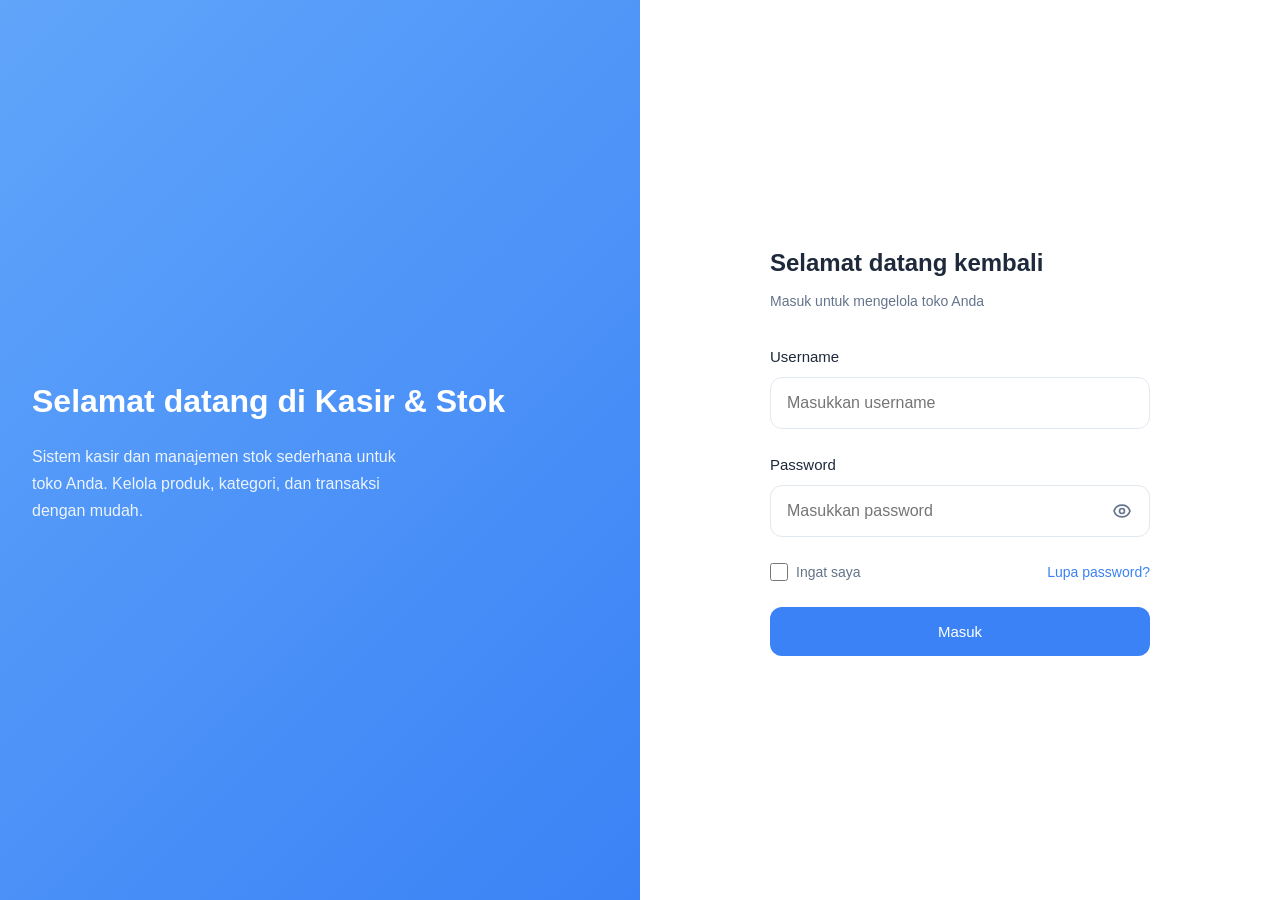
<file: index.html>
<!DOCTYPE html>
<html lang="id">
<head>
  <meta charset="UTF-8">
  <meta http-equiv="refresh" content="0; url=login.html">
  <title>Kasir &amp; Stok</title>
</head>
<body>
  <p>Mengalihkan ke halaman <a href="login.html">login</a>...</p>
</body>
</html>
</file>
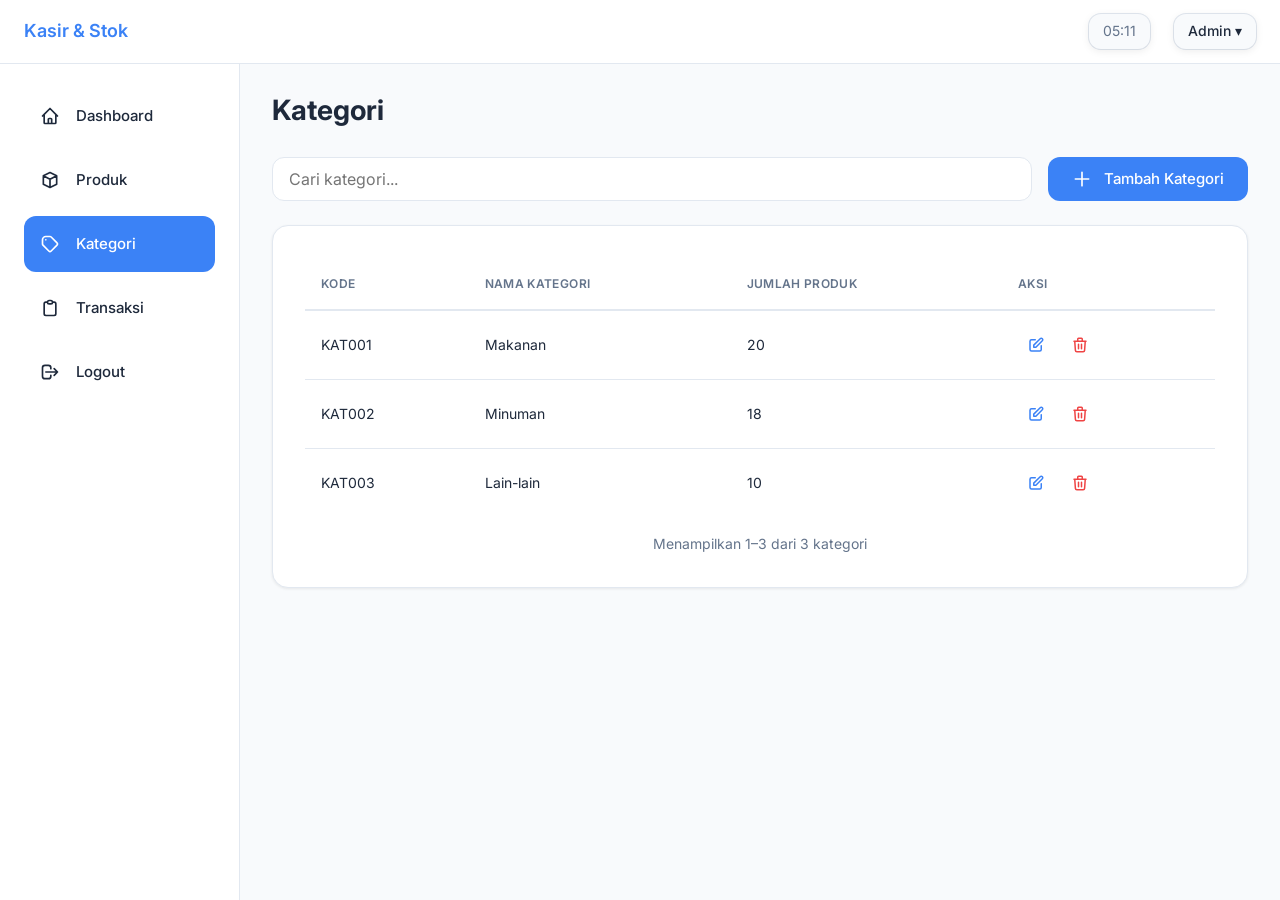
<file: pages/kategori/index.html>
<!DOCTYPE html>
<html lang="id">
<head>
  <meta charset="UTF-8">
  <meta name="viewport" content="width=device-width, initial-scale=1.0">
  <title>Kategori - Kasir & Stok</title>
  
  <!-- Google Fonts -->
  <link rel="preconnect" href="https://fonts.googleapis.com">
  <link rel="preconnect" href="https://fonts.gstatic.com" crossorigin>
  <link href="https://fonts.googleapis.com/css2?family=Inter:wght@400;500;600;700&display=swap" rel="stylesheet">
  
  <!-- CSS -->
  <link rel="stylesheet" href="../../assets/css/style.css">
</head>
<body>

  <!-- Topbar -->
  <header class="topbar">
    <button class="btn-menu" id="btn-menu" aria-label="Menu">
      <svg fill="none" stroke="currentColor" viewBox="0 0 24 24">
        <path stroke-linecap="round" stroke-linejoin="round" stroke-width="2" d="M4 6h16M4 12h16M4 18h16"></path>
      </svg>
    </button>
    
    <div class="topbar-judul">Kasir &amp; Stok</div>
    
    <div class="topbar-kanan">
      <div class="tanggal-jam" id="tanggal-jam"></div>
      <div class="topbar-user">Admin ▾</div>
    </div>
  </header>

  <!-- Overlay untuk drawer mobile -->
  <div id="overlay"></div>

  <!-- Wrapper layout -->
  <div class="layout">
    
    <!-- Sidebar / Menu navigasi -->
    <aside id="sidebar">
      <nav>
        <ul class="menu">
          <li class="menu-item">
            <a href="../../dashboard.html">
              <svg fill="none" stroke="currentColor" viewBox="0 0 24 24">
                <path stroke-linecap="round" stroke-linejoin="round" stroke-width="2" d="M3 12l2-2m0 0l7-7 7 7M5 10v10a1 1 0 001 1h3m10-11l2 2m-2-2v10a1 1 0 01-1 1h-3m-6 0a1 1 0 001-1v-4a1 1 0 011-1h2a1 1 0 011 1v4a1 1 0 001 1m-6 0h6"></path>
              </svg>
              Dashboard
            </a>
          </li>
          
          <li class="menu-item">
            <a href="../../pages/produk/index.html">
              <svg fill="none" stroke="currentColor" viewBox="0 0 24 24">
                <path stroke-linecap="round" stroke-linejoin="round" stroke-width="2" d="M20 7l-8-4-8 4m16 0l-8 4m8-4v10l-8 4m0-10L4 7m8 4v10M4 7v10l8 4"></path>
              </svg>
              Produk
            </a>
          </li>
          
          <li class="menu-item aktif">
            <a href="../../pages/kategori/index.html">
              <svg fill="none" stroke="currentColor" viewBox="0 0 24 24">
                <path stroke-linecap="round" stroke-linejoin="round" stroke-width="2" d="M7 7h.01M7 3h5c.512 0 1.024.195 1.414.586l7 7a2 2 0 010 2.828l-7 7a2 2 0 01-2.828 0l-7-7A1.994 1.994 0 013 12V7a4 4 0 014-4z"></path>
              </svg>
              Kategori
            </a>
          </li>
          
          <li class="menu-item">
            <a href="../../pages/transaksi/index.html">
              <svg fill="none" stroke="currentColor" viewBox="0 0 24 24">
                <path stroke-linecap="round" stroke-linejoin="round" stroke-width="2" d="M9 5H7a2 2 0 00-2 2v12a2 2 0 002 2h10a2 2 0 002-2V7a2 2 0 00-2-2h-2M9 5a2 2 0 002 2h2a2 2 0 002-2M9 5a2 2 0 012-2h2a2 2 0 012 2"></path>
              </svg>
              Transaksi
            </a>
          </li>
          
          <li class="menu-item">
            <a href="../../logout.html">
              <svg fill="none" stroke="currentColor" viewBox="0 0 24 24">
                <path stroke-linecap="round" stroke-linejoin="round" stroke-width="2" d="M17 16l4-4m0 0l-4-4m4 4H7m6 4v1a3 3 0 01-3 3H6a3 3 0 01-3-3V7a3 3 0 013-3h4a3 3 0 013 3v1"></path>
              </svg>
              Logout
            </a>
          </li>
        </ul>
      </nav>
    </aside>

    <!-- Konten utama -->
    <main class="konten">
      <h1 class="judul-halaman">Kategori</h1>
      
      <!-- Toolbar dengan tombol tambah -->
      <div class="toolbar">
        <div class="toolbar-kiri">
          <input type="text" class="input-cari" placeholder="Cari kategori..." id="cari-kategori">
        </div>
        <a href="#" class="btn btn-utama">
          <svg fill="none" stroke="currentColor" viewBox="0 0 24 24" style="width:20px;height:20px;">
            <path stroke-linecap="round" stroke-linejoin="round" stroke-width="2" d="M12 4v16m8-8H4"></path>
          </svg>
          Tambah Kategori
        </a>
      </div>
      
      <!-- Tabel daftar kategori -->
      <div class="kartu">
        <div class="tabel-wrap">
          <table class="tabel tabel-responsif">
            <thead>
              <tr>
                <th>Kode</th>
                <th>Nama Kategori</th>
                <th>Jumlah Produk</th>
                <th>Aksi</th>
              </tr>
            </thead>
            <tbody>
              <tr>
                <td data-label="Kode">KAT001</td>
                <td data-label="Nama Kategori">Makanan</td>
                <td data-label="Jumlah Produk">20</td>
                <td data-label="Aksi">
                  <div class="tabel-aksi">
                    <a href="#" class="btn-aksi edit" title="Edit">
                      <svg fill="none" stroke="currentColor" viewBox="0 0 24 24"><path stroke-linecap="round" stroke-linejoin="round" stroke-width="2" d="M11 5H6a2 2 0 00-2 2v11a2 2 0 002 2h11a2 2 0 002-2v-5m-1.414-9.414a2 2 0 112.828 2.828L11.828 15H9v-2.828l8.586-8.586z"></path></svg>
                    </a>
                    <button class="btn-aksi hapus" title="Hapus">
                      <svg fill="none" stroke="currentColor" viewBox="0 0 24 24"><path stroke-linecap="round" stroke-linejoin="round" stroke-width="2" d="M19 7l-.867 12.142A2 2 0 0116.138 21H7.862a2 2 0 01-1.995-1.858L5 7m5 4v6m4-6v6m1-10V4a1 1 0 00-1-1h-4a1 1 0 00-1 1v3M4 7h16"></path></svg>
                    </button>
                  </div>
                </td>
              </tr>
              <tr>
                <td data-label="Kode">KAT002</td>
                <td data-label="Nama Kategori">Minuman</td>
                <td data-label="Jumlah Produk">18</td>
                <td data-label="Aksi">
                  <div class="tabel-aksi">
                    <a href="#" class="btn-aksi edit" title="Edit">
                      <svg fill="none" stroke="currentColor" viewBox="0 0 24 24"><path stroke-linecap="round" stroke-linejoin="round" stroke-width="2" d="M11 5H6a2 2 0 00-2 2v11a2 2 0 002 2h11a2 2 0 002-2v-5m-1.414-9.414a2 2 0 112.828 2.828L11.828 15H9v-2.828l8.586-8.586z"></path></svg>
                    </a>
                    <button class="btn-aksi hapus" title="Hapus">
                      <svg fill="none" stroke="currentColor" viewBox="0 0 24 24"><path stroke-linecap="round" stroke-linejoin="round" stroke-width="2" d="M19 7l-.867 12.142A2 2 0 0116.138 21H7.862a2 2 0 01-1.995-1.858L5 7m5 4v6m4-6v6m1-10V4a1 1 0 00-1-1h-4a1 1 0 00-1 1v3M4 7h16"></path></svg>
                    </button>
                  </div>
                </td>
              </tr>
              <tr>
                <td data-label="Kode">KAT003</td>
                <td data-label="Nama Kategori">Lain-lain</td>
                <td data-label="Jumlah Produk">10</td>
                <td data-label="Aksi">
                  <div class="tabel-aksi">
                    <a href="#" class="btn-aksi edit" title="Edit">
                      <svg fill="none" stroke="currentColor" viewBox="0 0 24 24"><path stroke-linecap="round" stroke-linejoin="round" stroke-width="2" d="M11 5H6a2 2 0 00-2 2v11a2 2 0 002 2h11a2 2 0 002-2v-5m-1.414-9.414a2 2 0 112.828 2.828L11.828 15H9v-2.828l8.586-8.586z"></path></svg>
                    </a>
                    <button class="btn-aksi hapus" title="Hapus">
                      <svg fill="none" stroke="currentColor" viewBox="0 0 24 24"><path stroke-linecap="round" stroke-linejoin="round" stroke-width="2" d="M19 7l-.867 12.142A2 2 0 0116.138 21H7.862a2 2 0 01-1.995-1.858L5 7m5 4v6m4-6v6m1-10V4a1 1 0 00-1-1h-4a1 1 0 00-1 1v3M4 7h16"></path></svg>
                    </button>
                  </div>
                </td>
              </tr>
            </tbody>
          </table>
        </div>
        
        <p class="tabel-info">Menampilkan 1–3 dari 3 kategori</p>
      </div>
    </main>

  </div> <!-- Tutup .layout -->

  <!-- JavaScript -->
  <script src="../../assets/js/app.js"></script>
</body>
</html>
</file>
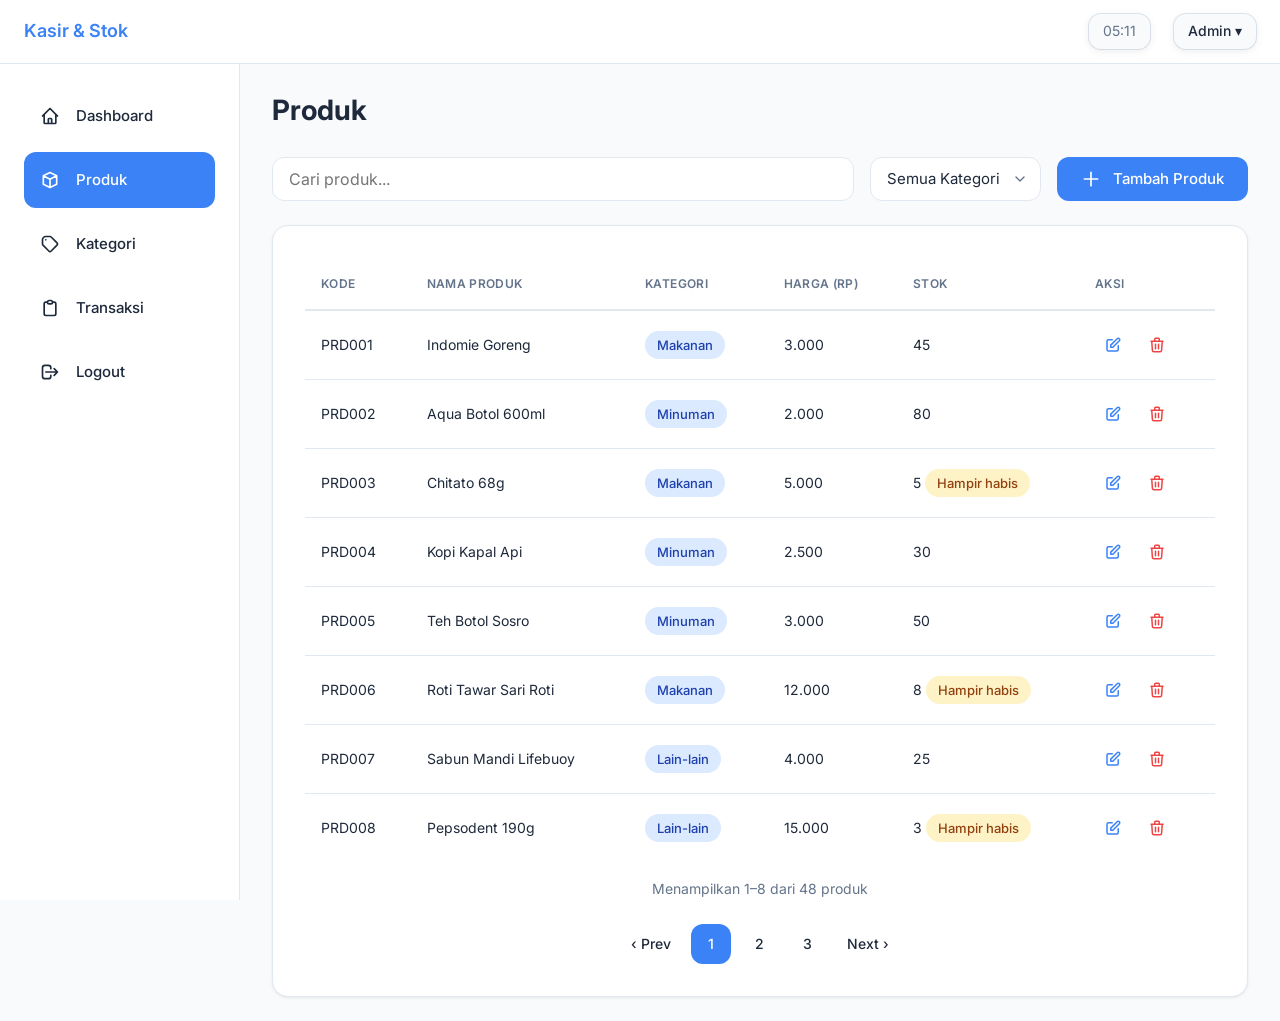
<file: pages/produk/index.html>
<!DOCTYPE html>
<html lang="id">
<head>
  <meta charset="UTF-8">
  <meta name="viewport" content="width=device-width, initial-scale=1.0">
  <title>Produk - Kasir & Stok</title>
  
  <!-- Google Fonts -->
  <link rel="preconnect" href="https://fonts.googleapis.com">
  <link rel="preconnect" href="https://fonts.gstatic.com" crossorigin>
  <link href="https://fonts.googleapis.com/css2?family=Inter:wght@400;500;600;700&display=swap" rel="stylesheet">
  
  <!-- CSS -->
  <link rel="stylesheet" href="../../assets/css/style.css">
</head>
<body>

  <!-- Topbar -->
  <header class="topbar">
    <button class="btn-menu" id="btn-menu" aria-label="Menu">
      <svg fill="none" stroke="currentColor" viewBox="0 0 24 24">
        <path stroke-linecap="round" stroke-linejoin="round" stroke-width="2" d="M4 6h16M4 12h16M4 18h16"></path>
      </svg>
    </button>
    
    <div class="topbar-judul">Kasir &amp; Stok</div>
    
    <div class="topbar-kanan">
      <div class="tanggal-jam" id="tanggal-jam"></div>
      <div class="topbar-user">Admin ▾</div>
    </div>
  </header>

  <!-- Overlay untuk drawer mobile -->
  <div id="overlay"></div>

  <!-- Wrapper layout -->
  <div class="layout">
    
    <!-- Sidebar / Menu navigasi -->
    <aside id="sidebar">
      <nav>
        <ul class="menu">
          <li class="menu-item">
            <a href="../../dashboard.html">
              <svg fill="none" stroke="currentColor" viewBox="0 0 24 24">
                <path stroke-linecap="round" stroke-linejoin="round" stroke-width="2" d="M3 12l2-2m0 0l7-7 7 7M5 10v10a1 1 0 001 1h3m10-11l2 2m-2-2v10a1 1 0 01-1 1h-3m-6 0a1 1 0 001-1v-4a1 1 0 011-1h2a1 1 0 011 1v4a1 1 0 001 1m-6 0h6"></path>
              </svg>
              Dashboard
            </a>
          </li>
          
          <li class="menu-item aktif">
            <a href="../../pages/produk/index.html">
              <svg fill="none" stroke="currentColor" viewBox="0 0 24 24">
                <path stroke-linecap="round" stroke-linejoin="round" stroke-width="2" d="M20 7l-8-4-8 4m16 0l-8 4m8-4v10l-8 4m0-10L4 7m8 4v10M4 7v10l8 4"></path>
              </svg>
              Produk
            </a>
          </li>
          
          <li class="menu-item">
            <a href="../../pages/kategori/index.html">
              <svg fill="none" stroke="currentColor" viewBox="0 0 24 24">
                <path stroke-linecap="round" stroke-linejoin="round" stroke-width="2" d="M7 7h.01M7 3h5c.512 0 1.024.195 1.414.586l7 7a2 2 0 010 2.828l-7 7a2 2 0 01-2.828 0l-7-7A1.994 1.994 0 013 12V7a4 4 0 014-4z"></path>
              </svg>
              Kategori
            </a>
          </li>
          
          <li class="menu-item">
            <a href="../../pages/transaksi/index.html">
              <svg fill="none" stroke="currentColor" viewBox="0 0 24 24">
                <path stroke-linecap="round" stroke-linejoin="round" stroke-width="2" d="M9 5H7a2 2 0 00-2 2v12a2 2 0 002 2h10a2 2 0 002-2V7a2 2 0 00-2-2h-2M9 5a2 2 0 002 2h2a2 2 0 002-2M9 5a2 2 0 012-2h2a2 2 0 012 2"></path>
              </svg>
              Transaksi
            </a>
          </li>
          
          <li class="menu-item">
            <a href="../../logout.html">
              <svg fill="none" stroke="currentColor" viewBox="0 0 24 24">
                <path stroke-linecap="round" stroke-linejoin="round" stroke-width="2" d="M17 16l4-4m0 0l-4-4m4 4H7m6 4v1a3 3 0 01-3 3H6a3 3 0 01-3-3V7a3 3 0 013-3h4a3 3 0 013 3v1"></path>
              </svg>
              Logout
            </a>
          </li>
        </ul>
      </nav>
    </aside>

    <!-- Konten utama -->
    <main class="konten">
      <h1 class="judul-halaman">Produk</h1>
      
      <!-- Toolbar: pencarian, filter kategori, tombol tambah -->
      <div class="toolbar">
        <div class="toolbar-kiri">
          <!-- Kolom pencarian -->
          <input type="text" class="input-cari" placeholder="Cari produk..." id="cari-produk">
          
          <!-- Filter kategori -->
          <select class="select-filter" id="filter-kategori">
            <option value="">Semua Kategori</option>
            <option value="makanan">Makanan</option>
            <option value="minuman">Minuman</option>
            <option value="lain-lain">Lain-lain</option>
          </select>
        </div>
        
        <!-- Tombol tambah produk -->
        <a href="form.html" class="btn btn-utama">
          <svg fill="none" stroke="currentColor" viewBox="0 0 24 24" style="width:20px;height:20px;">
            <path stroke-linecap="round" stroke-linejoin="round" stroke-width="2" d="M12 4v16m8-8H4"></path>
          </svg>
          Tambah Produk
        </a>
      </div>
      
      <!-- Tabel daftar produk -->
      <div class="kartu">
        <div class="tabel-wrap">
          <table class="tabel tabel-responsif">
            <thead>
              <tr>
                <th>Kode</th>
                <th>Nama Produk</th>
                <th>Kategori</th>
                <th>Harga (Rp)</th>
                <th>Stok</th>
                <th>Aksi</th>
              </tr>
            </thead>
            <tbody>
              <!-- Baris 1 -->
              <tr>
                <td data-label="Kode">PRD001</td>
                <td data-label="Nama Produk">Indomie Goreng</td>
                <td data-label="Kategori"><span class="badge badge-info">Makanan</span></td>
                <td data-label="Harga (Rp)">3.000</td>
                <td data-label="Stok">45</td>
                <td data-label="Aksi">
                  <div class="tabel-aksi">
                    <a href="form.html" class="btn-aksi edit" title="Edit">
                      <svg fill="none" stroke="currentColor" viewBox="0 0 24 24"><path stroke-linecap="round" stroke-linejoin="round" stroke-width="2" d="M11 5H6a2 2 0 00-2 2v11a2 2 0 002 2h11a2 2 0 002-2v-5m-1.414-9.414a2 2 0 112.828 2.828L11.828 15H9v-2.828l8.586-8.586z"></path></svg>
                    </a>
                    <button class="btn-aksi hapus" title="Hapus">
                      <svg fill="none" stroke="currentColor" viewBox="0 0 24 24"><path stroke-linecap="round" stroke-linejoin="round" stroke-width="2" d="M19 7l-.867 12.142A2 2 0 0116.138 21H7.862a2 2 0 01-1.995-1.858L5 7m5 4v6m4-6v6m1-10V4a1 1 0 00-1-1h-4a1 1 0 00-1 1v3M4 7h16"></path></svg>
                    </button>
                  </div>
                </td>
              </tr>
              
              <!-- Baris 2 -->
              <tr>
                <td data-label="Kode">PRD002</td>
                <td data-label="Nama Produk">Aqua Botol 600ml</td>
                <td data-label="Kategori"><span class="badge badge-info">Minuman</span></td>
                <td data-label="Harga (Rp)">2.000</td>
                <td data-label="Stok">80</td>
                <td data-label="Aksi">
                  <div class="tabel-aksi">
                    <a href="form.html" class="btn-aksi edit" title="Edit">
                      <svg fill="none" stroke="currentColor" viewBox="0 0 24 24"><path stroke-linecap="round" stroke-linejoin="round" stroke-width="2" d="M11 5H6a2 2 0 00-2 2v11a2 2 0 002 2h11a2 2 0 002-2v-5m-1.414-9.414a2 2 0 112.828 2.828L11.828 15H9v-2.828l8.586-8.586z"></path></svg>
                    </a>
                    <button class="btn-aksi hapus" title="Hapus">
                      <svg fill="none" stroke="currentColor" viewBox="0 0 24 24"><path stroke-linecap="round" stroke-linejoin="round" stroke-width="2" d="M19 7l-.867 12.142A2 2 0 0116.138 21H7.862a2 2 0 01-1.995-1.858L5 7m5 4v6m4-6v6m1-10V4a1 1 0 00-1-1h-4a1 1 0 00-1 1v3M4 7h16"></path></svg>
                    </button>
                  </div>
                </td>
              </tr>
              
              <!-- Baris 3 - stok rendah, beri badge "Hampir habis" -->
              <tr>
                <td data-label="Kode">PRD003</td>
                <td data-label="Nama Produk">Chitato 68g</td>
                <td data-label="Kategori"><span class="badge badge-info">Makanan</span></td>
                <td data-label="Harga (Rp)">5.000</td>
                <td data-label="Stok">
                  5 <span class="badge badge-peringatan">Hampir habis</span>
                </td>
                <td data-label="Aksi">
                  <div class="tabel-aksi">
                    <a href="form.html" class="btn-aksi edit" title="Edit">
                      <svg fill="none" stroke="currentColor" viewBox="0 0 24 24"><path stroke-linecap="round" stroke-linejoin="round" stroke-width="2" d="M11 5H6a2 2 0 00-2 2v11a2 2 0 002 2h11a2 2 0 002-2v-5m-1.414-9.414a2 2 0 112.828 2.828L11.828 15H9v-2.828l8.586-8.586z"></path></svg>
                    </a>
                    <button class="btn-aksi hapus" title="Hapus">
                      <svg fill="none" stroke="currentColor" viewBox="0 0 24 24"><path stroke-linecap="round" stroke-linejoin="round" stroke-width="2" d="M19 7l-.867 12.142A2 2 0 0116.138 21H7.862a2 2 0 01-1.995-1.858L5 7m5 4v6m4-6v6m1-10V4a1 1 0 00-1-1h-4a1 1 0 00-1 1v3M4 7h16"></path></svg>
                    </button>
                  </div>
                </td>
              </tr>
              
              <!-- Baris 4 -->
              <tr>
                <td data-label="Kode">PRD004</td>
                <td data-label="Nama Produk">Kopi Kapal Api</td>
                <td data-label="Kategori"><span class="badge badge-info">Minuman</span></td>
                <td data-label="Harga (Rp)">2.500</td>
                <td data-label="Stok">30</td>
                <td data-label="Aksi">
                  <div class="tabel-aksi">
                    <a href="form.html" class="btn-aksi edit" title="Edit">
                      <svg fill="none" stroke="currentColor" viewBox="0 0 24 24"><path stroke-linecap="round" stroke-linejoin="round" stroke-width="2" d="M11 5H6a2 2 0 00-2 2v11a2 2 0 002 2h11a2 2 0 002-2v-5m-1.414-9.414a2 2 0 112.828 2.828L11.828 15H9v-2.828l8.586-8.586z"></path></svg>
                    </a>
                    <button class="btn-aksi hapus" title="Hapus">
                      <svg fill="none" stroke="currentColor" viewBox="0 0 24 24"><path stroke-linecap="round" stroke-linejoin="round" stroke-width="2" d="M19 7l-.867 12.142A2 2 0 0116.138 21H7.862a2 2 0 01-1.995-1.858L5 7m5 4v6m4-6v6m1-10V4a1 1 0 00-1-1h-4a1 1 0 00-1 1v3M4 7h16"></path></svg>
                    </button>
                  </div>
                </td>
              </tr>
              
              <!-- Baris 5 -->
              <tr>
                <td data-label="Kode">PRD005</td>
                <td data-label="Nama Produk">Teh Botol Sosro</td>
                <td data-label="Kategori"><span class="badge badge-info">Minuman</span></td>
                <td data-label="Harga (Rp)">3.000</td>
                <td data-label="Stok">50</td>
                <td data-label="Aksi">
                  <div class="tabel-aksi">
                    <a href="form.html" class="btn-aksi edit" title="Edit">
                      <svg fill="none" stroke="currentColor" viewBox="0 0 24 24"><path stroke-linecap="round" stroke-linejoin="round" stroke-width="2" d="M11 5H6a2 2 0 00-2 2v11a2 2 0 002 2h11a2 2 0 002-2v-5m-1.414-9.414a2 2 0 112.828 2.828L11.828 15H9v-2.828l8.586-8.586z"></path></svg>
                    </a>
                    <button class="btn-aksi hapus" title="Hapus">
                      <svg fill="none" stroke="currentColor" viewBox="0 0 24 24"><path stroke-linecap="round" stroke-linejoin="round" stroke-width="2" d="M19 7l-.867 12.142A2 2 0 0116.138 21H7.862a2 2 0 01-1.995-1.858L5 7m5 4v6m4-6v6m1-10V4a1 1 0 00-1-1h-4a1 1 0 00-1 1v3M4 7h16"></path></svg>
                    </button>
                  </div>
                </td>
              </tr>
              
              <!-- Baris 6 - stok rendah, beri badge "Hampir habis" -->
              <tr>
                <td data-label="Kode">PRD006</td>
                <td data-label="Nama Produk">Roti Tawar Sari Roti</td>
                <td data-label="Kategori"><span class="badge badge-info">Makanan</span></td>
                <td data-label="Harga (Rp)">12.000</td>
                <td data-label="Stok">
                  8 <span class="badge badge-peringatan">Hampir habis</span>
                </td>
                <td data-label="Aksi">
                  <div class="tabel-aksi">
                    <a href="form.html" class="btn-aksi edit" title="Edit">
                      <svg fill="none" stroke="currentColor" viewBox="0 0 24 24"><path stroke-linecap="round" stroke-linejoin="round" stroke-width="2" d="M11 5H6a2 2 0 00-2 2v11a2 2 0 002 2h11a2 2 0 002-2v-5m-1.414-9.414a2 2 0 112.828 2.828L11.828 15H9v-2.828l8.586-8.586z"></path></svg>
                    </a>
                    <button class="btn-aksi hapus" title="Hapus">
                      <svg fill="none" stroke="currentColor" viewBox="0 0 24 24"><path stroke-linecap="round" stroke-linejoin="round" stroke-width="2" d="M19 7l-.867 12.142A2 2 0 0116.138 21H7.862a2 2 0 01-1.995-1.858L5 7m5 4v6m4-6v6m1-10V4a1 1 0 00-1-1h-4a1 1 0 00-1 1v3M4 7h16"></path></svg>
                    </button>
                  </div>
                </td>
              </tr>
              
              <!-- Baris 7 -->
              <tr>
                <td data-label="Kode">PRD007</td>
                <td data-label="Nama Produk">Sabun Mandi Lifebuoy</td>
                <td data-label="Kategori"><span class="badge badge-info">Lain-lain</span></td>
                <td data-label="Harga (Rp)">4.000</td>
                <td data-label="Stok">25</td>
                <td data-label="Aksi">
                  <div class="tabel-aksi">
                    <a href="form.html" class="btn-aksi edit" title="Edit">
                      <svg fill="none" stroke="currentColor" viewBox="0 0 24 24"><path stroke-linecap="round" stroke-linejoin="round" stroke-width="2" d="M11 5H6a2 2 0 00-2 2v11a2 2 0 002 2h11a2 2 0 002-2v-5m-1.414-9.414a2 2 0 112.828 2.828L11.828 15H9v-2.828l8.586-8.586z"></path></svg>
                    </a>
                    <button class="btn-aksi hapus" title="Hapus">
                      <svg fill="none" stroke="currentColor" viewBox="0 0 24 24"><path stroke-linecap="round" stroke-linejoin="round" stroke-width="2" d="M19 7l-.867 12.142A2 2 0 0116.138 21H7.862a2 2 0 01-1.995-1.858L5 7m5 4v6m4-6v6m1-10V4a1 1 0 00-1-1h-4a1 1 0 00-1 1v3M4 7h16"></path></svg>
                    </button>
                  </div>
                </td>
              </tr>
              
              <!-- Baris 8 - stok rendah, beri badge "Hampir habis" -->
              <tr>
                <td data-label="Kode">PRD008</td>
                <td data-label="Nama Produk">Pepsodent 190g</td>
                <td data-label="Kategori"><span class="badge badge-info">Lain-lain</span></td>
                <td data-label="Harga (Rp)">15.000</td>
                <td data-label="Stok">
                  3 <span class="badge badge-peringatan">Hampir habis</span>
                </td>
                <td data-label="Aksi">
                  <div class="tabel-aksi">
                    <a href="form.html" class="btn-aksi edit" title="Edit">
                      <svg fill="none" stroke="currentColor" viewBox="0 0 24 24"><path stroke-linecap="round" stroke-linejoin="round" stroke-width="2" d="M11 5H6a2 2 0 00-2 2v11a2 2 0 002 2h11a2 2 0 002-2v-5m-1.414-9.414a2 2 0 112.828 2.828L11.828 15H9v-2.828l8.586-8.586z"></path></svg>
                    </a>
                    <button class="btn-aksi hapus" title="Hapus">
                      <svg fill="none" stroke="currentColor" viewBox="0 0 24 24"><path stroke-linecap="round" stroke-linejoin="round" stroke-width="2" d="M19 7l-.867 12.142A2 2 0 0116.138 21H7.862a2 2 0 01-1.995-1.858L5 7m5 4v6m4-6v6m1-10V4a1 1 0 00-1-1h-4a1 1 0 00-1 1v3M4 7h16"></path></svg>
                    </button>
                  </div>
                </td>
              </tr>
            </tbody>
          </table>
        </div>
        
        <!-- Info jumlah data dan pagination -->
        <p class="tabel-info">Menampilkan 1–8 dari 48 produk</p>
        <nav class="pagination">
          <a href="#">‹ Prev</a>
          <a href="#" class="aktif">1</a>
          <a href="#">2</a>
          <a href="#">3</a>
          <a href="#">Next ›</a>
        </nav>
      </div>
    </main>

  </div> <!-- Tutup .layout -->

  <!-- JavaScript -->
  <script src="../../assets/js/app.js"></script>
</body>
</html>
</file>
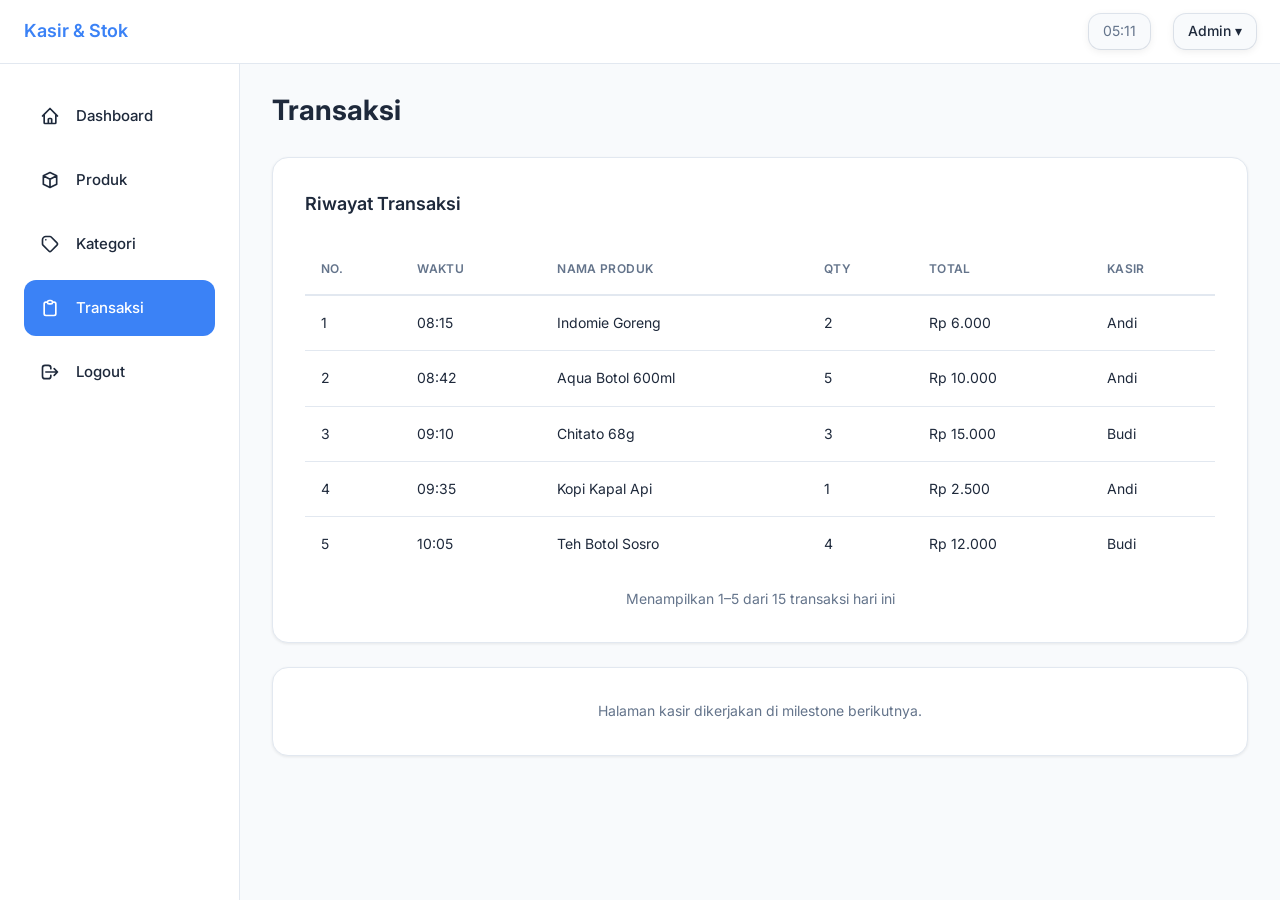
<file: pages/transaksi/index.html>
<!DOCTYPE html>
<html lang="id">
<head>
  <meta charset="UTF-8">
  <meta name="viewport" content="width=device-width, initial-scale=1.0">
  <title>Transaksi - Kasir & Stok</title>
  
  <!-- Google Fonts -->
  <link rel="preconnect" href="https://fonts.googleapis.com">
  <link rel="preconnect" href="https://fonts.gstatic.com" crossorigin>
  <link href="https://fonts.googleapis.com/css2?family=Inter:wght@400;500;600;700&display=swap" rel="stylesheet">
  
  <!-- CSS -->
  <link rel="stylesheet" href="../../assets/css/style.css">
</head>
<body>

  <!-- Topbar -->
  <header class="topbar">
    <button class="btn-menu" id="btn-menu" aria-label="Menu">
      <svg fill="none" stroke="currentColor" viewBox="0 0 24 24">
        <path stroke-linecap="round" stroke-linejoin="round" stroke-width="2" d="M4 6h16M4 12h16M4 18h16"></path>
      </svg>
    </button>
    
    <div class="topbar-judul">Kasir &amp; Stok</div>
    
    <div class="topbar-kanan">
      <div class="tanggal-jam" id="tanggal-jam"></div>
      <div class="topbar-user">Admin ▾</div>
    </div>
  </header>

  <!-- Overlay untuk drawer mobile -->
  <div id="overlay"></div>

  <!-- Wrapper layout -->
  <div class="layout">
    
    <!-- Sidebar / Menu navigasi -->
    <aside id="sidebar">
      <nav>
        <ul class="menu">
          <li class="menu-item">
            <a href="../../dashboard.html">
              <svg fill="none" stroke="currentColor" viewBox="0 0 24 24">
                <path stroke-linecap="round" stroke-linejoin="round" stroke-width="2" d="M3 12l2-2m0 0l7-7 7 7M5 10v10a1 1 0 001 1h3m10-11l2 2m-2-2v10a1 1 0 01-1 1h-3m-6 0a1 1 0 001-1v-4a1 1 0 011-1h2a1 1 0 011 1v4a1 1 0 001 1m-6 0h6"></path>
              </svg>
              Dashboard
            </a>
          </li>
          
          <li class="menu-item">
            <a href="../../pages/produk/index.html">
              <svg fill="none" stroke="currentColor" viewBox="0 0 24 24">
                <path stroke-linecap="round" stroke-linejoin="round" stroke-width="2" d="M20 7l-8-4-8 4m16 0l-8 4m8-4v10l-8 4m0-10L4 7m8 4v10M4 7v10l8 4"></path>
              </svg>
              Produk
            </a>
          </li>
          
          <li class="menu-item">
            <a href="../../pages/kategori/index.html">
              <svg fill="none" stroke="currentColor" viewBox="0 0 24 24">
                <path stroke-linecap="round" stroke-linejoin="round" stroke-width="2" d="M7 7h.01M7 3h5c.512 0 1.024.195 1.414.586l7 7a2 2 0 010 2.828l-7 7a2 2 0 01-2.828 0l-7-7A1.994 1.994 0 013 12V7a4 4 0 014-4z"></path>
              </svg>
              Kategori
            </a>
          </li>
          
          <li class="menu-item aktif">
            <a href="../../pages/transaksi/index.html">
              <svg fill="none" stroke="currentColor" viewBox="0 0 24 24">
                <path stroke-linecap="round" stroke-linejoin="round" stroke-width="2" d="M9 5H7a2 2 0 00-2 2v12a2 2 0 002 2h10a2 2 0 002-2V7a2 2 0 00-2-2h-2M9 5a2 2 0 002 2h2a2 2 0 002-2M9 5a2 2 0 012-2h2a2 2 0 012 2"></path>
              </svg>
              Transaksi
            </a>
          </li>
          
          <li class="menu-item">
            <a href="../../logout.html">
              <svg fill="none" stroke="currentColor" viewBox="0 0 24 24">
                <path stroke-linecap="round" stroke-linejoin="round" stroke-width="2" d="M17 16l4-4m0 0l-4-4m4 4H7m6 4v1a3 3 0 01-3 3H6a3 3 0 01-3-3V7a3 3 0 013-3h4a3 3 0 013 3v1"></path>
              </svg>
              Logout
            </a>
          </li>
        </ul>
      </nav>
    </aside>

    <!-- Konten utama -->
    <main class="konten">
      <h1 class="judul-halaman">Transaksi</h1>
      
      <!-- Tabel transaksi contoh -->
      <div class="kartu">
        <div class="section-header">
          <h2 class="section-judul">Riwayat Transaksi</h2>
        </div>
        
        <div class="tabel-wrap">
          <table class="tabel tabel-responsif">
            <thead>
              <tr>
                <th>No.</th>
                <th>Waktu</th>
                <th>Nama Produk</th>
                <th>Qty</th>
                <th>Total</th>
                <th>Kasir</th>
              </tr>
            </thead>
            <tbody>
              <tr>
                <td data-label="No.">1</td>
                <td data-label="Waktu">08:15</td>
                <td data-label="Nama Produk">Indomie Goreng</td>
                <td data-label="Qty">2</td>
                <td data-label="Total">Rp 6.000</td>
                <td data-label="Kasir">Andi</td>
              </tr>
              <tr>
                <td data-label="No.">2</td>
                <td data-label="Waktu">08:42</td>
                <td data-label="Nama Produk">Aqua Botol 600ml</td>
                <td data-label="Qty">5</td>
                <td data-label="Total">Rp 10.000</td>
                <td data-label="Kasir">Andi</td>
              </tr>
              <tr>
                <td data-label="No.">3</td>
                <td data-label="Waktu">09:10</td>
                <td data-label="Nama Produk">Chitato 68g</td>
                <td data-label="Qty">3</td>
                <td data-label="Total">Rp 15.000</td>
                <td data-label="Kasir">Budi</td>
              </tr>
              <tr>
                <td data-label="No.">4</td>
                <td data-label="Waktu">09:35</td>
                <td data-label="Nama Produk">Kopi Kapal Api</td>
                <td data-label="Qty">1</td>
                <td data-label="Total">Rp 2.500</td>
                <td data-label="Kasir">Andi</td>
              </tr>
              <tr>
                <td data-label="No.">5</td>
                <td data-label="Waktu">10:05</td>
                <td data-label="Nama Produk">Teh Botol Sosro</td>
                <td data-label="Qty">4</td>
                <td data-label="Total">Rp 12.000</td>
                <td data-label="Kasir">Budi</td>
              </tr>
            </tbody>
          </table>
        </div>
        
        <p class="tabel-info">Menampilkan 1–5 dari 15 transaksi hari ini</p>
      </div>
      
      <!-- Catatan: halaman kasir dikerjakan di milestone berikutnya -->
      <div class="kartu" style="margin-top: var(--spasi-lg);">
        <p style="color: var(--warna-teks-muted); font-size: 14px; text-align: center;">
          Halaman kasir dikerjakan di milestone berikutnya.
        </p>
      </div>
    </main>

  </div> <!-- Tutup .layout -->

  <!-- JavaScript -->
  <script src="../../assets/js/app.js"></script>
</body>
</html>
</file>
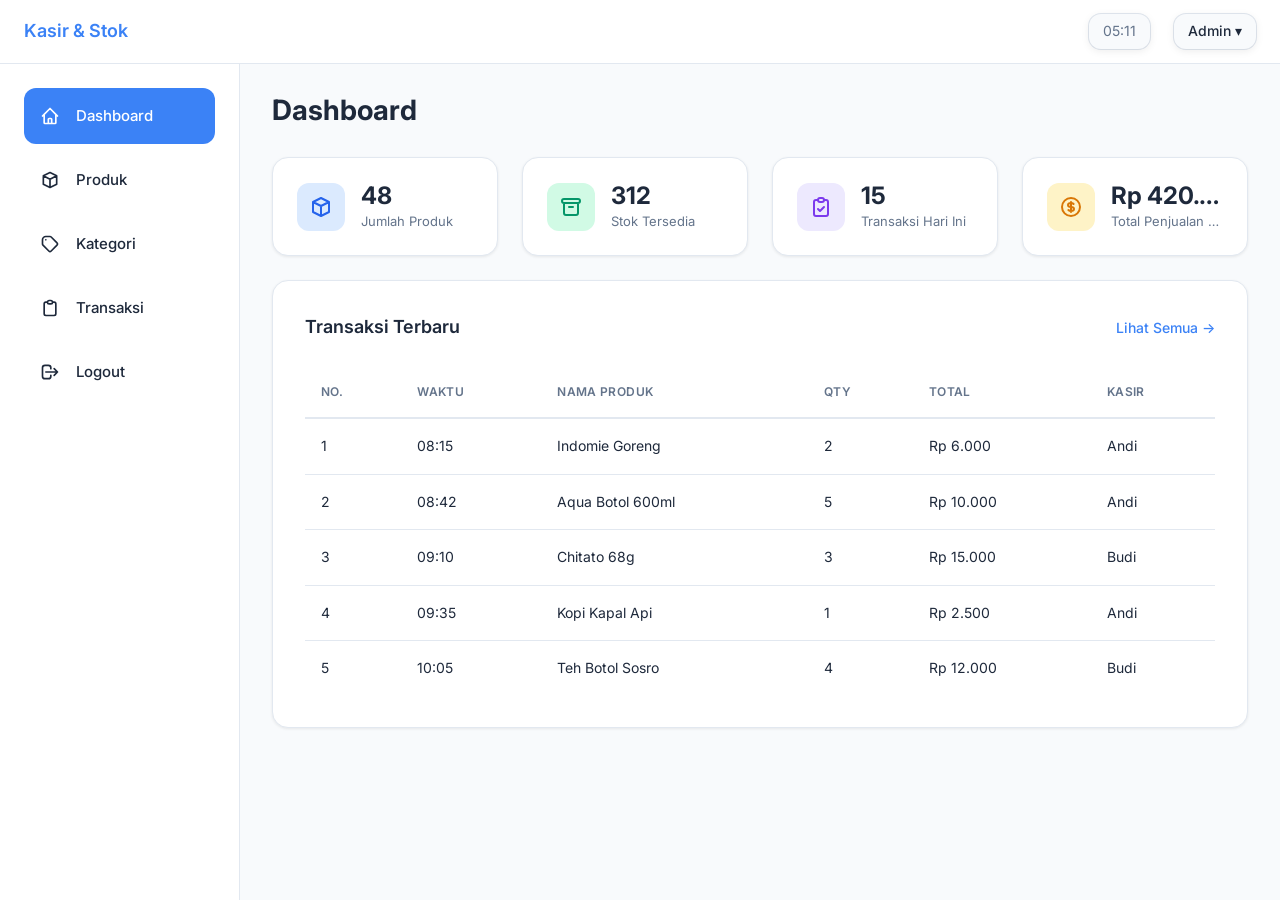
<file: dashboard.html>
<!DOCTYPE html>
<html lang="id">
<head>
  <meta charset="UTF-8">
  <meta name="viewport" content="width=device-width, initial-scale=1.0">
  <title>Dashboard - Kasir & Stok</title>
  
  <!-- Google Fonts -->
  <link rel="preconnect" href="https://fonts.googleapis.com">
  <link rel="preconnect" href="https://fonts.gstatic.com" crossorigin>
  <link href="https://fonts.googleapis.com/css2?family=Inter:wght@400;500;600;700&display=swap" rel="stylesheet">
  
  <!-- CSS -->
  <link rel="stylesheet" href="assets/css/style.css">
</head>
<body>

  <!-- Topbar -->
  <header class="topbar">
    <!-- Tombol menu (hanya tampil di mobile) -->
    <button class="btn-menu" id="btn-menu" aria-label="Menu">
      <svg fill="none" stroke="currentColor" viewBox="0 0 24 24">
        <path stroke-linecap="round" stroke-linejoin="round" stroke-width="2" d="M4 6h16M4 12h16M4 18h16"></path>
      </svg>
    </button>
    
    <div class="topbar-judul">Kasir &amp; Stok</div>
    
    <div class="topbar-kanan">
      <!-- Tanggal dan jam real-time -->
      <div class="tanggal-jam" id="tanggal-jam"></div>
      
      <!-- Info user (tampilan saja, belum ada fungsi dropdown) -->
      <div class="topbar-user">Admin ▾</div>
    </div>
  </header>

  <!-- Overlay untuk drawer mobile -->
  <div id="overlay"></div>

  <!-- Wrapper layout -->
  <div class="layout">
    
    <!-- Sidebar / Menu navigasi -->
    <aside id="sidebar">
      <nav>
        <ul class="menu">
          <!-- Dashboard -->
          <li class="menu-item aktif">
            <a href="dashboard.html">
              <svg fill="none" stroke="currentColor" viewBox="0 0 24 24">
                <path stroke-linecap="round" stroke-linejoin="round" stroke-width="2" d="M3 12l2-2m0 0l7-7 7 7M5 10v10a1 1 0 001 1h3m10-11l2 2m-2-2v10a1 1 0 01-1 1h-3m-6 0a1 1 0 001-1v-4a1 1 0 011-1h2a1 1 0 011 1v4a1 1 0 001 1m-6 0h6"></path>
              </svg>
              Dashboard
            </a>
          </li>
          
          <!-- Produk -->
          <li class="menu-item">
            <a href="pages/produk/index.html">
              <svg fill="none" stroke="currentColor" viewBox="0 0 24 24">
                <path stroke-linecap="round" stroke-linejoin="round" stroke-width="2" d="M20 7l-8-4-8 4m16 0l-8 4m8-4v10l-8 4m0-10L4 7m8 4v10M4 7v10l8 4"></path>
              </svg>
              Produk
            </a>
          </li>
          
          <!-- Kategori -->
          <li class="menu-item">
            <a href="pages/kategori/index.html">
              <svg fill="none" stroke="currentColor" viewBox="0 0 24 24">
                <path stroke-linecap="round" stroke-linejoin="round" stroke-width="2" d="M7 7h.01M7 3h5c.512 0 1.024.195 1.414.586l7 7a2 2 0 010 2.828l-7 7a2 2 0 01-2.828 0l-7-7A1.994 1.994 0 013 12V7a4 4 0 014-4z"></path>
              </svg>
              Kategori
            </a>
          </li>
          
          <!-- Transaksi -->
          <li class="menu-item">
            <a href="pages/transaksi/index.html">
              <svg fill="none" stroke="currentColor" viewBox="0 0 24 24">
                <path stroke-linecap="round" stroke-linejoin="round" stroke-width="2" d="M9 5H7a2 2 0 00-2 2v12a2 2 0 002 2h10a2 2 0 002-2V7a2 2 0 00-2-2h-2M9 5a2 2 0 002 2h2a2 2 0 002-2M9 5a2 2 0 012-2h2a2 2 0 012 2"></path>
              </svg>
              Transaksi
            </a>
          </li>
          
          <!-- Logout -->
          <li class="menu-item">
            <a href="logout.html">
              <svg fill="none" stroke="currentColor" viewBox="0 0 24 24">
                <path stroke-linecap="round" stroke-linejoin="round" stroke-width="2" d="M17 16l4-4m0 0l-4-4m4 4H7m6 4v1a3 3 0 01-3 3H6a3 3 0 01-3-3V7a3 3 0 013-3h4a3 3 0 013 3v1"></path>
              </svg>
              Logout
            </a>
          </li>
        </ul>
      </nav>
    </aside>

    <!-- Konten utama -->
    <main class="konten">
      <h1 class="judul-halaman">Dashboard</h1>
      
      <!-- Kartu ringkasan: 4 kartu, 2 kolom di HP, 4 kolom di desktop -->
      <div class="ringkasan-grid">
        <!-- Kartu 1: Jumlah Produk -->
        <div class="kartu-ringkasan">
          <div class="ringkasan-ikon biru">
            <svg fill="none" stroke="currentColor" viewBox="0 0 24 24">
              <path stroke-linecap="round" stroke-linejoin="round" stroke-width="2" d="M20 7l-8-4-8 4m16 0l-8 4m8-4v10l-8 4m0-10L4 7m8 4v10M4 7v10l8 4"></path>
            </svg>
          </div>
          <div class="ringkasan-info">
            <div class="ringkasan-nilai">48</div>
            <div class="ringkasan-label">Jumlah Produk</div>
          </div>
        </div>
        
        <!-- Kartu 2: Stok Tersedia -->
        <div class="kartu-ringkasan">
          <div class="ringkasan-ikon hijau">
            <svg fill="none" stroke="currentColor" viewBox="0 0 24 24">
              <path stroke-linecap="round" stroke-linejoin="round" stroke-width="2" d="M5 8h14M5 8a2 2 0 110-4h14a2 2 0 110 4M5 8v10a2 2 0 002 2h10a2 2 0 002-2V8m-9 4h4"></path>
            </svg>
          </div>
          <div class="ringkasan-info">
            <div class="ringkasan-nilai">312</div>
            <div class="ringkasan-label">Stok Tersedia</div>
          </div>
        </div>
        
        <!-- Kartu 3: Transaksi Hari Ini -->
        <div class="kartu-ringkasan">
          <div class="ringkasan-ikon ungu">
            <svg fill="none" stroke="currentColor" viewBox="0 0 24 24">
              <path stroke-linecap="round" stroke-linejoin="round" stroke-width="2" d="M9 5H7a2 2 0 00-2 2v12a2 2 0 002 2h10a2 2 0 002-2V7a2 2 0 00-2-2h-2M9 5a2 2 0 002 2h2a2 2 0 002-2M9 5a2 2 0 012-2h2a2 2 0 012 2m-6 9l2 2 4-4"></path>
            </svg>
          </div>
          <div class="ringkasan-info">
            <div class="ringkasan-nilai">15</div>
            <div class="ringkasan-label">Transaksi Hari Ini</div>
          </div>
        </div>
        
        <!-- Kartu 4: Total Penjualan Hari Ini -->
        <div class="kartu-ringkasan">
          <div class="ringkasan-ikon oranye">
            <svg fill="none" stroke="currentColor" viewBox="0 0 24 24">
              <path stroke-linecap="round" stroke-linejoin="round" stroke-width="2" d="M12 8c-1.657 0-3 .895-3 2s1.343 2 3 2 3 .895 3 2-1.343 2-3 2m0-8c1.11 0 2.08.402 2.599 1M12 8V7m0 1v8m0 0v1m0-1c-1.11 0-2.08-.402-2.599-1M21 12a9 9 0 11-18 0 9 9 0 0118 0z"></path>
            </svg>
          </div>
          <div class="ringkasan-info">
            <div class="ringkasan-nilai">Rp 420.000</div>
            <div class="ringkasan-label">Total Penjualan Hari Ini</div>
          </div>
        </div>
      </div>
      
      <!-- Tabel transaksi terbaru -->
      <div class="kartu">
        <div class="section-header">
          <h2 class="section-judul">Transaksi Terbaru</h2>
          <!-- Link ke halaman transaksi lengkap -->
          <a href="pages/transaksi/index.html" class="section-aksi">Lihat Semua →</a>
        </div>
        
        <div class="tabel-wrap">
          <table class="tabel tabel-responsif">
            <thead>
              <tr>
                <th>No.</th>
                <th>Waktu</th>
                <th>Nama Produk</th>
                <th>Qty</th>
                <th>Total</th>
                <th>Kasir</th>
              </tr>
            </thead>
            <tbody>
              <tr>
                <td data-label="No.">1</td>
                <td data-label="Waktu">08:15</td>
                <td data-label="Nama Produk">Indomie Goreng</td>
                <td data-label="Qty">2</td>
                <td data-label="Total">Rp 6.000</td>
                <td data-label="Kasir">Andi</td>
              </tr>
              <tr>
                <td data-label="No.">2</td>
                <td data-label="Waktu">08:42</td>
                <td data-label="Nama Produk">Aqua Botol 600ml</td>
                <td data-label="Qty">5</td>
                <td data-label="Total">Rp 10.000</td>
                <td data-label="Kasir">Andi</td>
              </tr>
              <tr>
                <td data-label="No.">3</td>
                <td data-label="Waktu">09:10</td>
                <td data-label="Nama Produk">Chitato 68g</td>
                <td data-label="Qty">3</td>
                <td data-label="Total">Rp 15.000</td>
                <td data-label="Kasir">Budi</td>
              </tr>
              <tr>
                <td data-label="No.">4</td>
                <td data-label="Waktu">09:35</td>
                <td data-label="Nama Produk">Kopi Kapal Api</td>
                <td data-label="Qty">1</td>
                <td data-label="Total">Rp 2.500</td>
                <td data-label="Kasir">Andi</td>
              </tr>
              <tr>
                <td data-label="No.">5</td>
                <td data-label="Waktu">10:05</td>
                <td data-label="Nama Produk">Teh Botol Sosro</td>
                <td data-label="Qty">4</td>
                <td data-label="Total">Rp 12.000</td>
                <td data-label="Kasir">Budi</td>
              </tr>
            </tbody>
          </table>
        </div>
      </div>
    </main>

  </div> <!-- Tutup .layout -->

  <!-- JavaScript -->
  <script src="assets/js/app.js"></script>
</body>
</html>
</file>
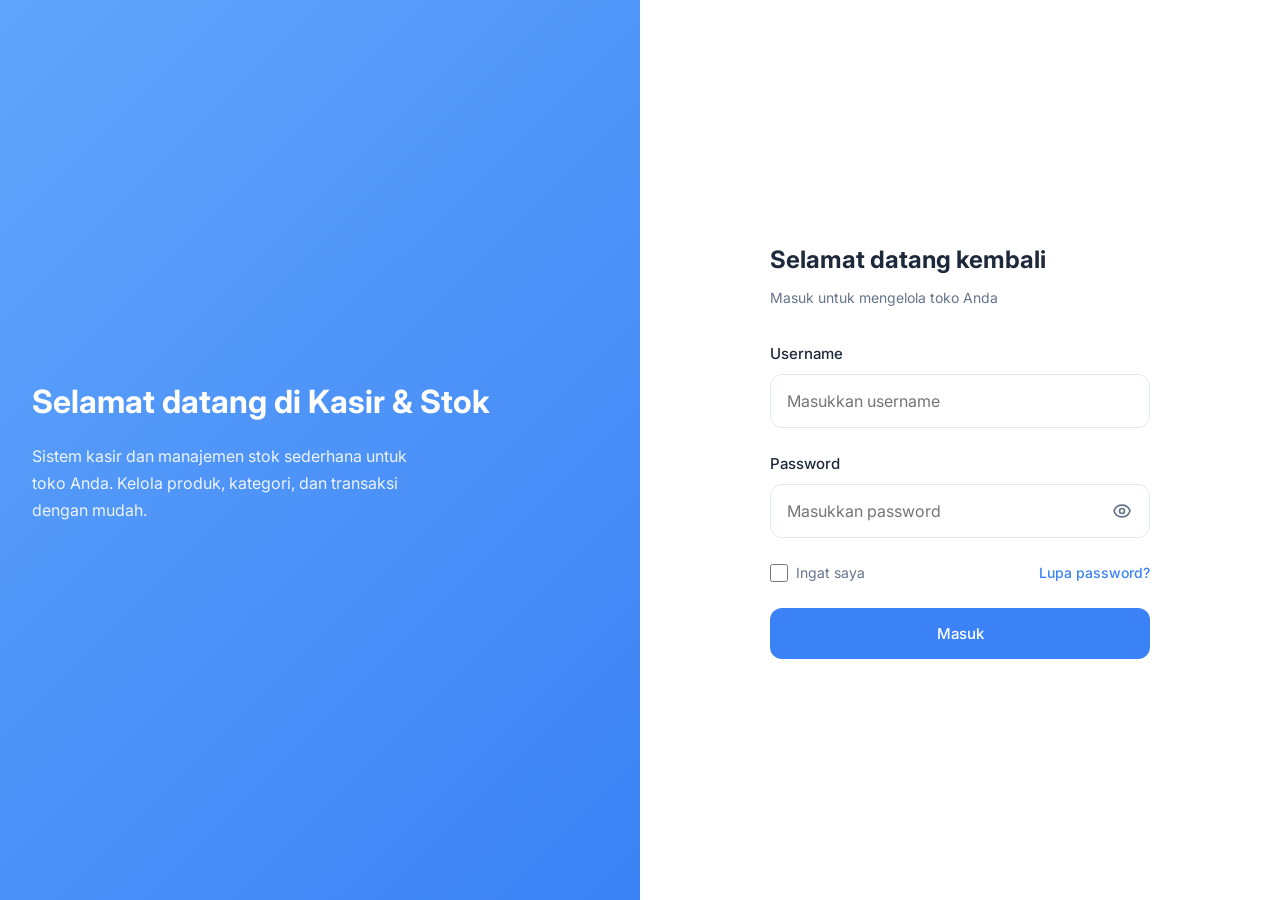
<file: login.html>
<!DOCTYPE html>
<html lang="id">
<head>
  <meta charset="UTF-8">
  <meta name="viewport" content="width=device-width, initial-scale=1.0">
  <title>Login - Kasir & Stok</title>
  
  <!-- Google Fonts -->
  <link rel="preconnect" href="https://fonts.googleapis.com">
  <link rel="preconnect" href="https://fonts.gstatic.com" crossorigin>
  <link href="https://fonts.googleapis.com/css2?family=Inter:wght@400;500;600;700&display=swap" rel="stylesheet">
  
  <!-- CSS -->
  <link rel="stylesheet" href="assets/css/style.css">
</head>
<body class="halaman-login">

  <div class="login-wrapper">
    
    <!-- Panel kiri: gradien biru muda dengan sambutan -->
    <div class="login-panel-kiri">
      <!-- Hiasan lingkaran transparan -->
      <div class="login-hiasan satu"></div>
      <div class="login-hiasan dua"></div>
      
      <h1>Selamat datang di Kasir &amp; Stok</h1>
      <p>Sistem kasir dan manajemen stok sederhana untuk toko Anda. Kelola produk, kategori, dan transaksi dengan mudah.</p>
    </div>
    
    <!-- Panel kanan: form login -->
    <div class="login-panel-kanan">
      <form id="form-login" class="login-form">
        <h2>Selamat datang kembali</h2>
        <p class="login-subtitle">Masuk untuk mengelola toko Anda</p>
        
        <!-- Pesan error umum (disembunyikan dulu, tampil lewat JS) -->
        <div class="login-pesan-error" id="login-error" style="display:none;">
          Mohon lengkapi username dan password Anda.
        </div>
        
        <!-- Field username -->
        <div class="field">
          <label class="field-label" for="username">Username</label>
          <input class="field-input" type="text" id="username" name="username" placeholder="Masukkan username" autocomplete="username">
          <div class="field-error" id="error-username"></div>
        </div>
        
        <!-- Field password dengan tombol lihat -->
        <div class="field">
          <label class="field-label" for="password">Password</label>
          <div class="input-password-wrap">
            <input class="field-input" type="password" id="password" name="password" placeholder="Masukkan password" autocomplete="current-password">
            <!-- Tombol lihat password (toggle tipe input) -->
            <button type="button" class="btn-lihat-password" id="btn-lihat-password" aria-label="Lihat password">
              <svg fill="none" stroke="currentColor" viewBox="0 0 24 24">
                <path stroke-linecap="round" stroke-linejoin="round" stroke-width="2" d="M15 12a3 3 0 11-6 0 3 3 0 016 0z"></path>
                <path stroke-linecap="round" stroke-linejoin="round" stroke-width="2" d="M2.458 12C3.732 7.943 7.523 5 12 5c4.478 0 8.268 2.943 9.542 7-1.274 4.057-5.064 7-9.542 7-4.477 0-8.268-2.943-9.542-7z"></path>
              </svg>
            </button>
          </div>
          <div class="field-error" id="error-password"></div>
        </div>
        
        <!-- Baris: checkbox ingat saya + lupa password -->
        <div class="login-row">
          <label class="login-cek">
            <input type="checkbox" name="ingat"> Ingat saya
          </label>
          <a href="#" class="login-link">Lupa password?</a>
        </div>
        
        <!-- Tombol Masuk -->
        <button type="submit" class="btn btn-utama login-btn-submit">Masuk</button>
      </form>
    </div>
    
  </div>

  <!-- JavaScript -->
  <script src="assets/js/app.js"></script>
</body>
</html>
</file>
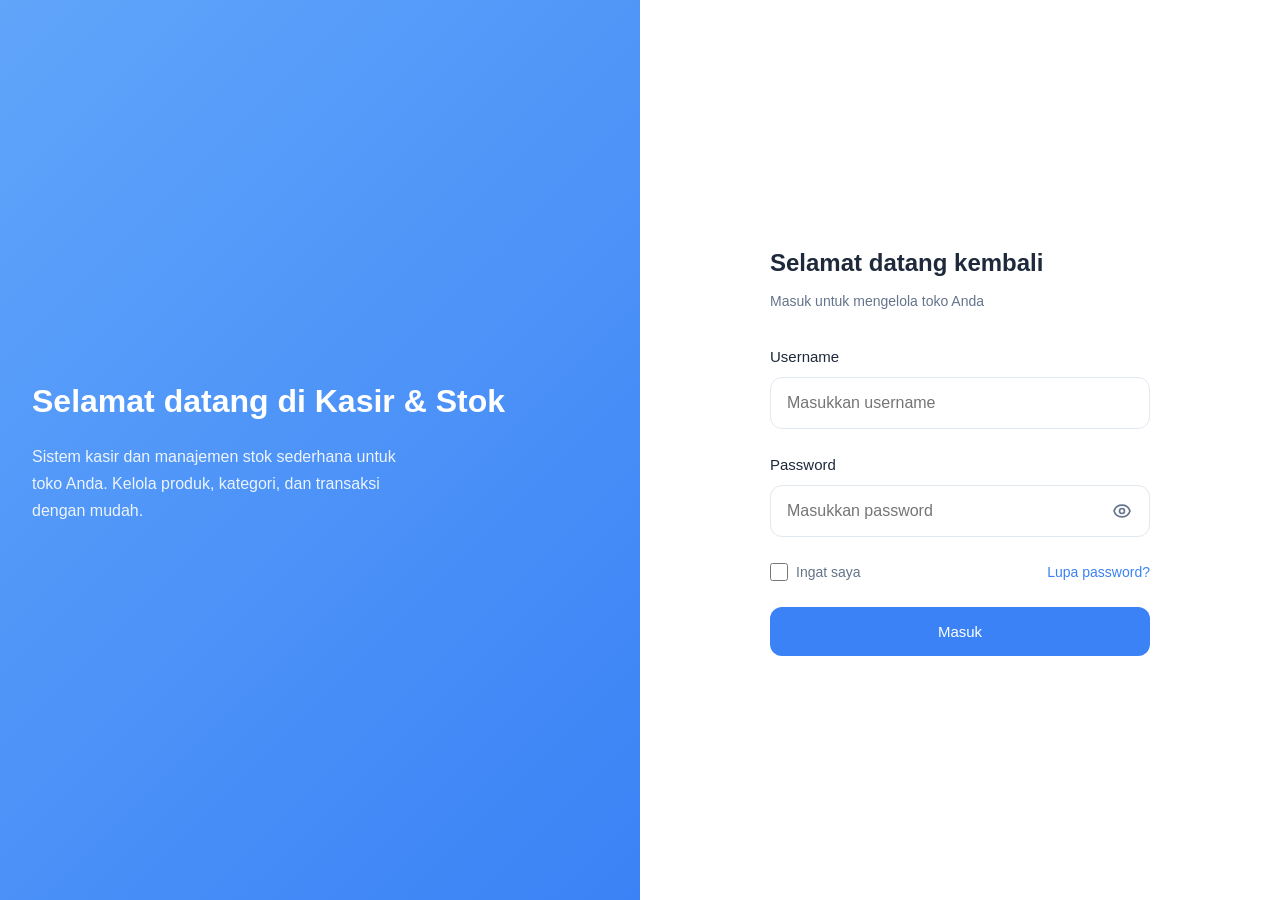
<file: logout.html>
<!DOCTYPE html>
<html lang="id">
<head>
  <meta charset="UTF-8">
  <meta http-equiv="refresh" content="0; url=login.html">
  <title>Logout - Kasir &amp; Stok</title>
</head>
<body>
  <p>Mengalihkan ke halaman <a href="login.html">login</a>...</p>
</body>
</html>
</file>
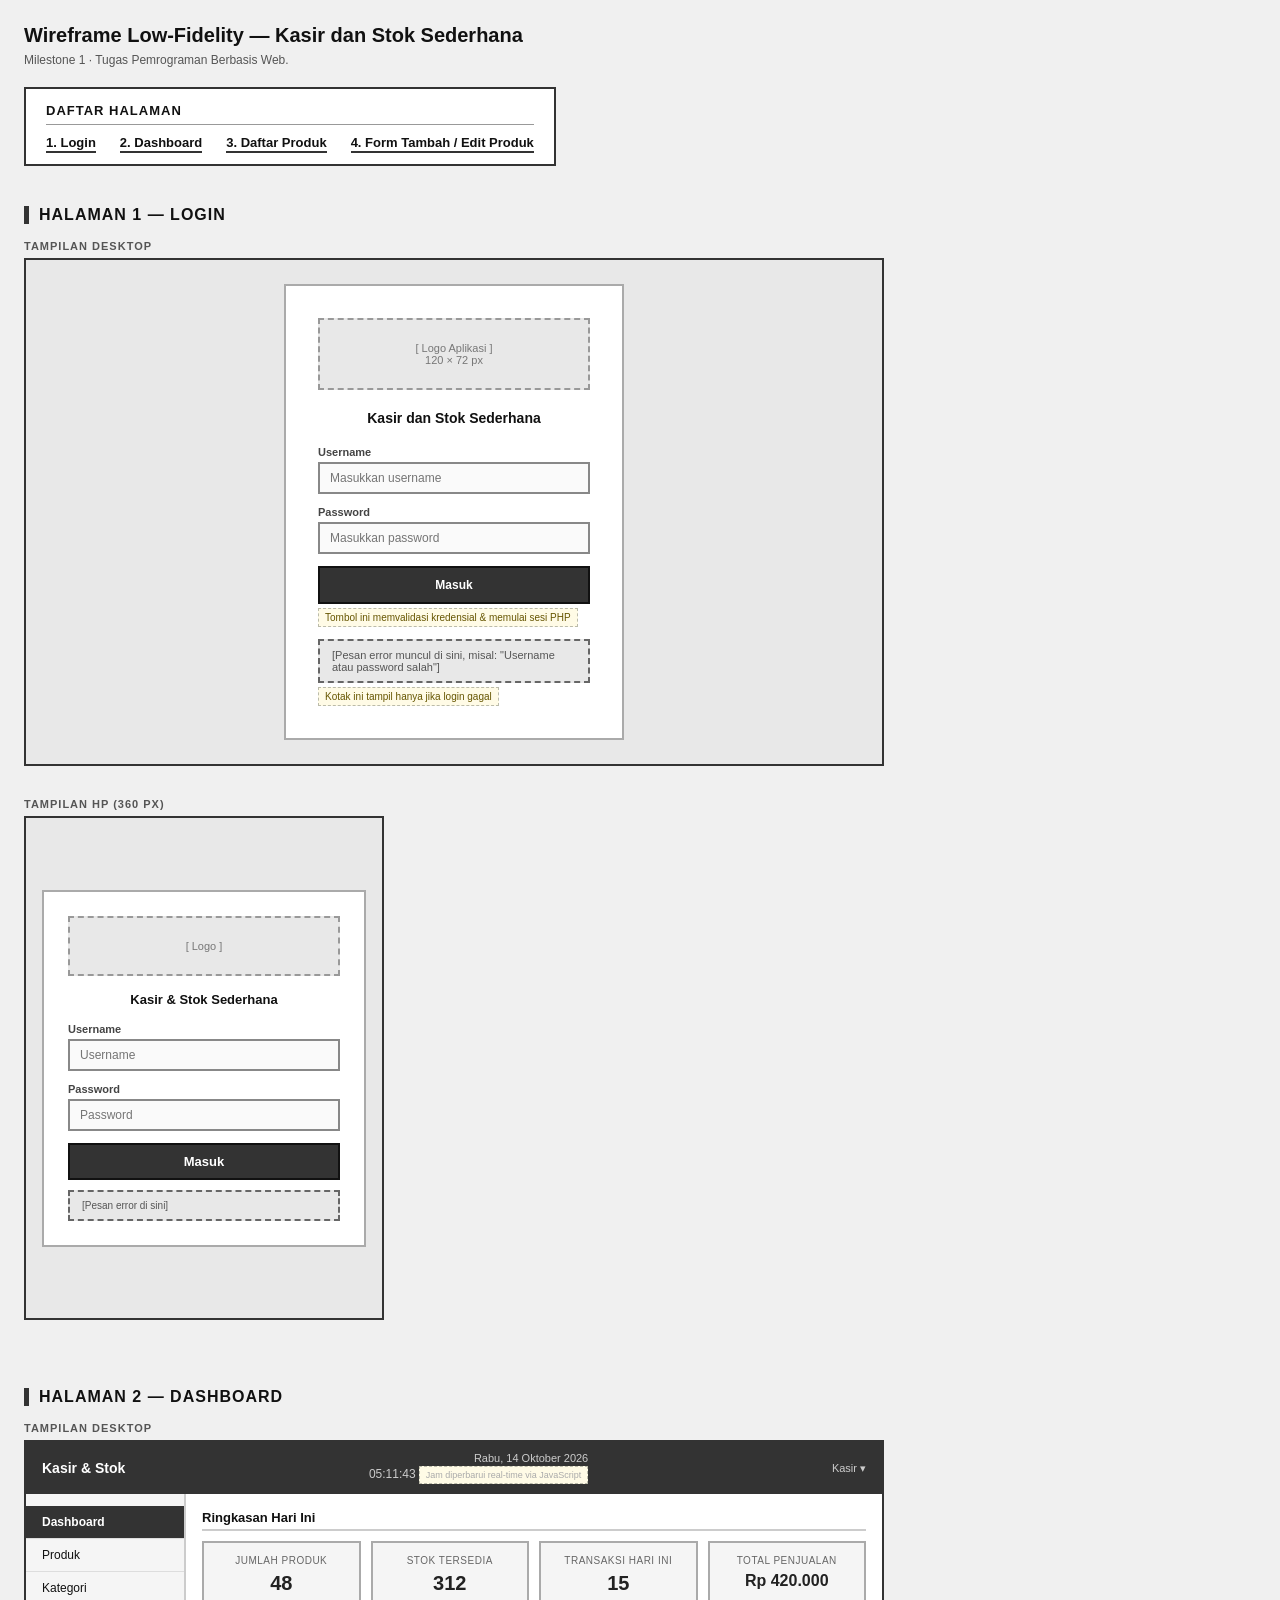
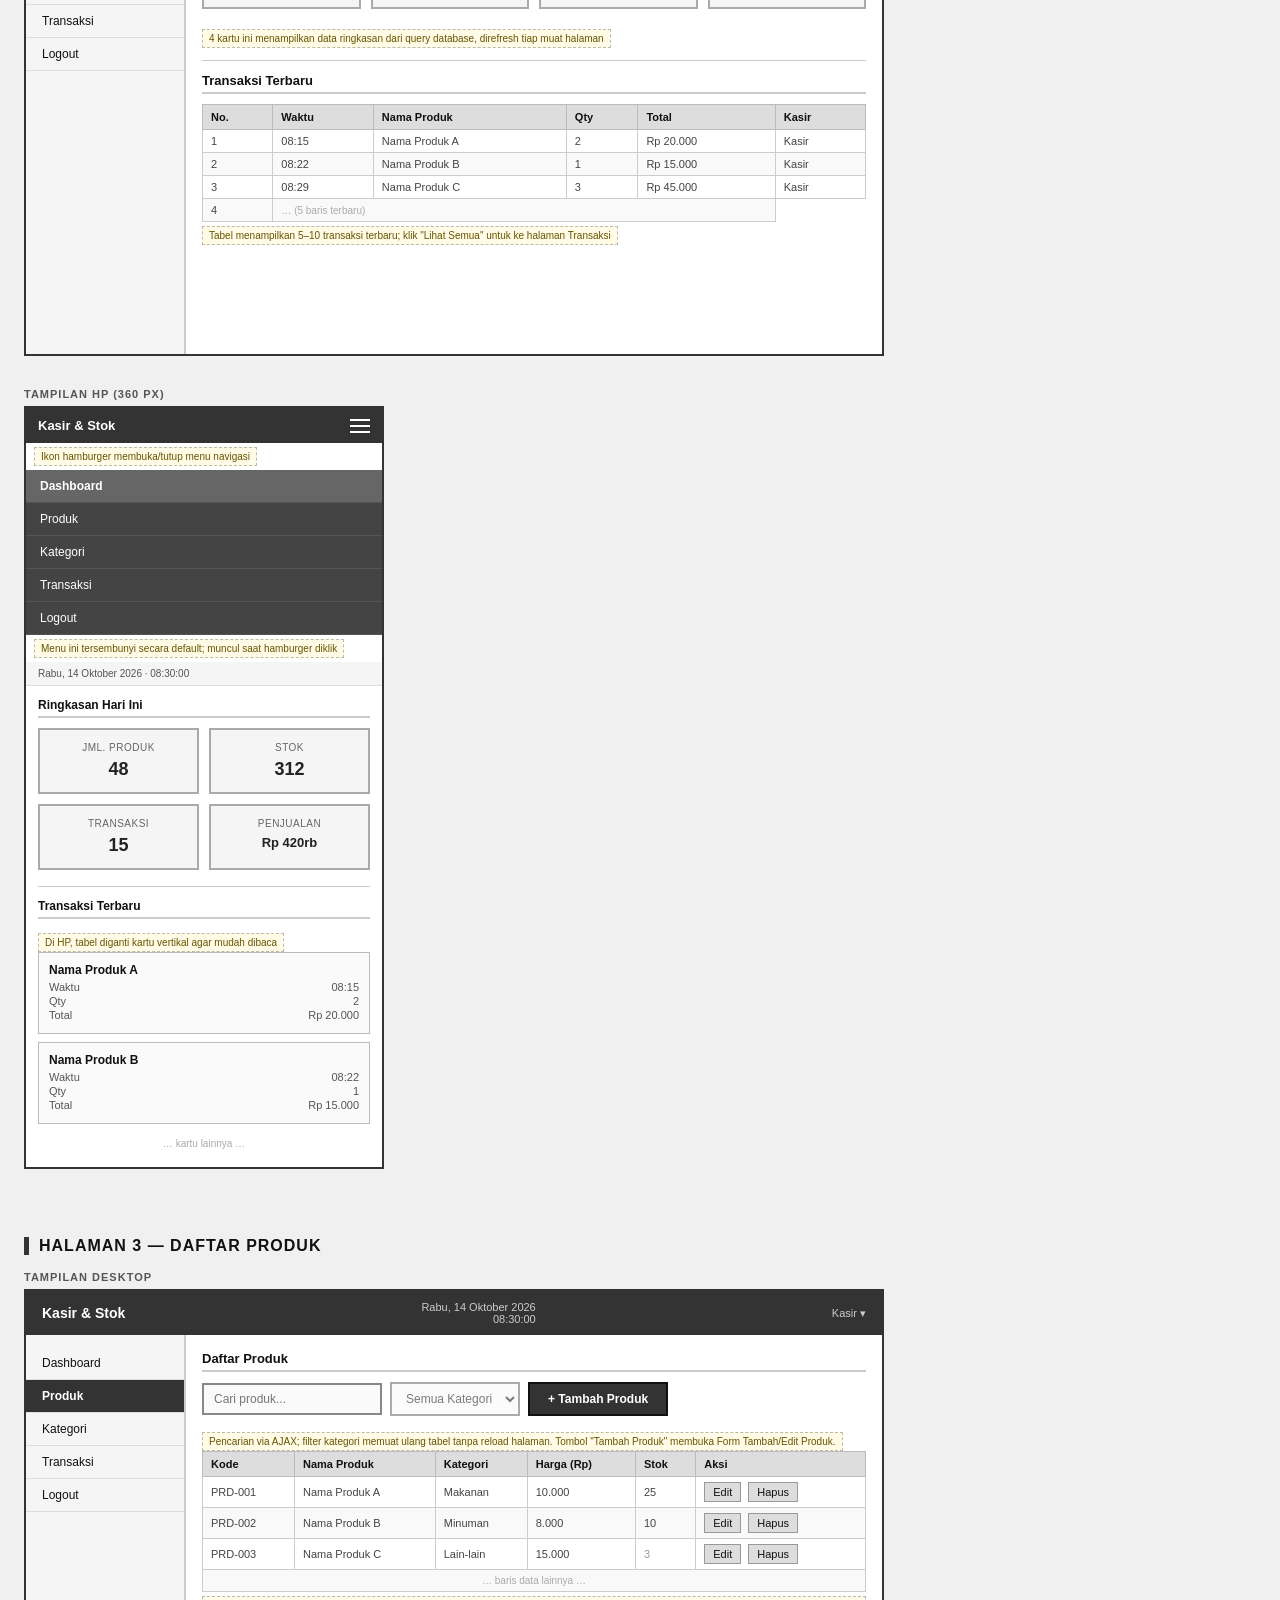
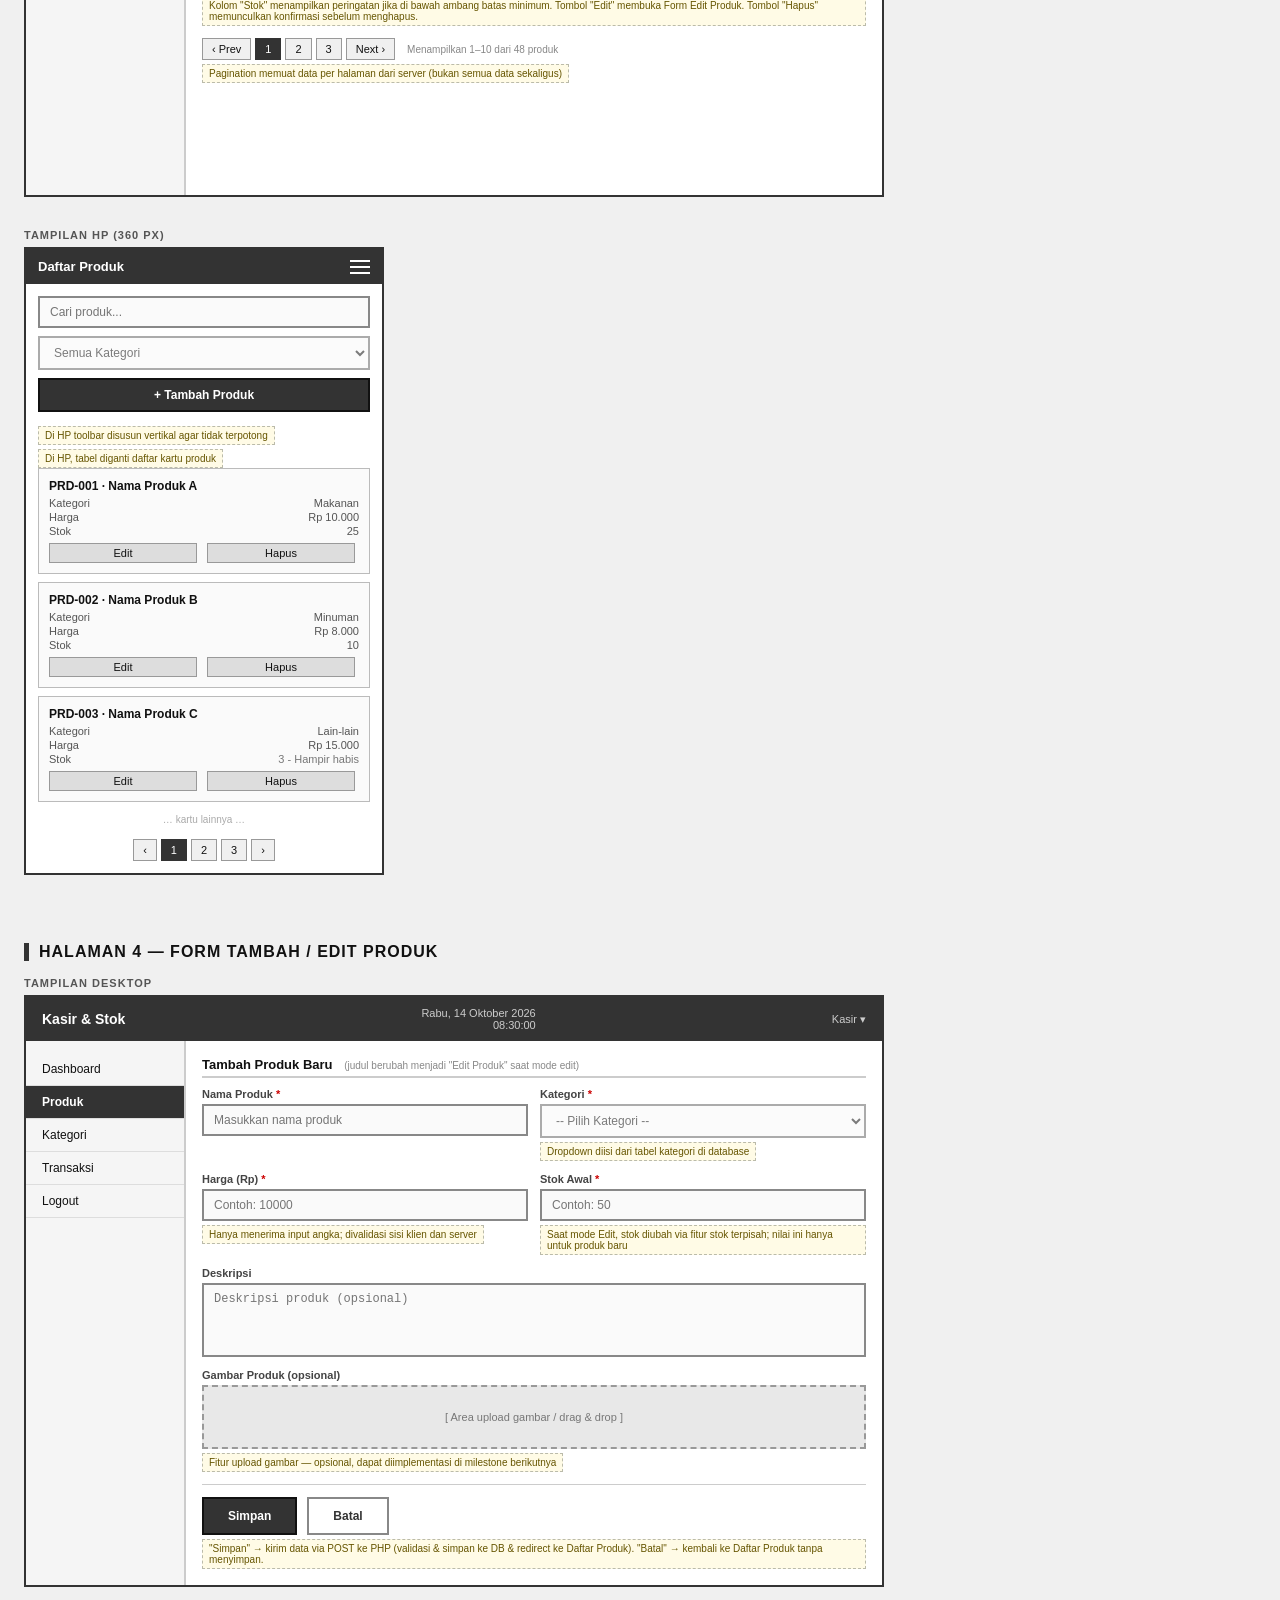
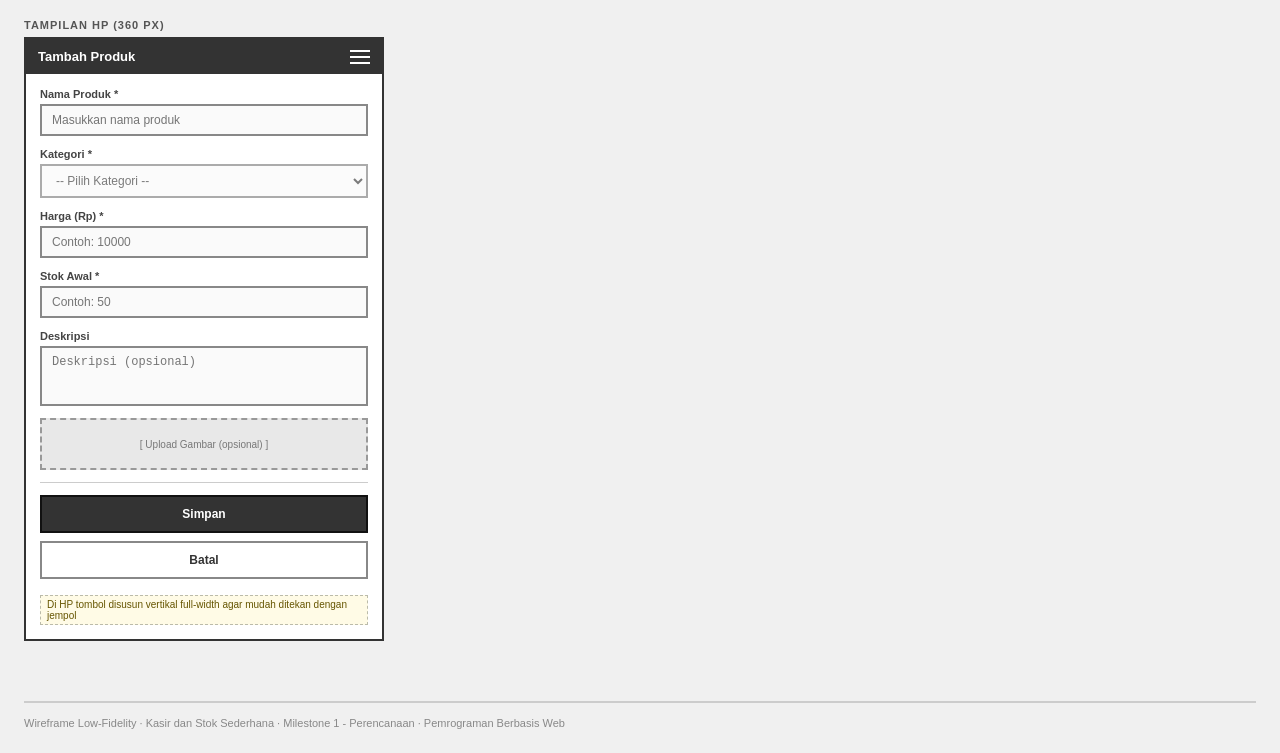
<file: wireframe.html>
<!DOCTYPE html>
<html lang="id">
<head>
  <meta charset="UTF-8" />
  <meta name="viewport" content="width=device-width, initial-scale=1.0" />
  <title>Wireframe - Kasir dan Stok Sederhana</title>
  <style>
    *, *::before, *::after { box-sizing: border-box; margin: 0; padding: 0; }

    body {
      font-family: Arial, sans-serif;
      font-size: 13px;
      background: #f0f0f0;
      color: #111;
      padding: 24px;
    }

    h1 {
      font-size: 20px;
      margin-bottom: 6px;
    }

    .meta {
      color: #555;
      margin-bottom: 20px;
      font-size: 12px;
    }

    .page-nav {
      background: #fff;
      border: 2px solid #333;
      padding: 14px 20px;
      margin-bottom: 32px;
      display: inline-block;
    }

    .page-nav h2 {
      font-size: 13px;
      text-transform: uppercase;
      letter-spacing: 1px;
      margin-bottom: 10px;
      border-bottom: 1px solid #999;
      padding-bottom: 6px;
    }

    .page-nav ul {
      list-style: none;
      display: flex;
      gap: 24px;
      flex-wrap: wrap;
    }

    .page-nav a {
      color: #111;
      text-decoration: none;
      font-weight: bold;
      font-size: 13px;
      border-bottom: 2px solid #333;
      padding-bottom: 1px;
    }

    .page-nav a:hover { background: #ddd; }

    .page-section {
      margin-bottom: 60px;
    }

    .page-section h2 {
      font-size: 16px;
      text-transform: uppercase;
      letter-spacing: 1px;
      border-left: 5px solid #333;
      padding-left: 10px;
      margin-bottom: 16px;
    }

    .frames {
      display: flex;
      gap: 32px;
      align-items: flex-start;
      flex-wrap: wrap;
    }

    .frame-wrapper {
      display: flex;
      flex-direction: column;
      gap: 6px;
    }

    .frame-label {
      font-size: 11px;
      font-weight: bold;
      text-transform: uppercase;
      letter-spacing: 1px;
      color: #555;
    }

    .frame-desktop {
      width: 860px;
      border: 2px solid #333;
      background: #fff;
      min-height: 500px;
    }

    .frame-mobile {
      width: 360px;
      border: 2px solid #333;
      background: #fff;
      min-height: 500px;
    }

    .placeholder {
      background: #e8e8e8;
      border: 2px dashed #999;
      display: flex;
      align-items: center;
      justify-content: center;
      color: #777;
      font-size: 11px;
      text-align: center;
    }

    .wf-input {
      display: block;
      width: 100%;
      border: 2px solid #888;
      padding: 7px 10px;
      font-size: 12px;
      background: #fafafa;
      color: #333;
    }

    .wf-label {
      display: block;
      font-size: 11px;
      font-weight: bold;
      margin-bottom: 4px;
      color: #444;
    }

    .btn-primary {
      background: #333;
      color: #fff;
      border: 2px solid #111;
      padding: 8px 18px;
      font-size: 12px;
      font-weight: bold;
      cursor: default;
      display: inline-block;
    }

    .btn-secondary {
      background: #fff;
      color: #333;
      border: 2px solid #888;
      padding: 8px 18px;
      font-size: 12px;
      font-weight: bold;
      cursor: default;
      display: inline-block;
    }

    .btn-sm {
      background: #ddd;
      color: #111;
      border: 1px solid #999;
      padding: 3px 8px;
      font-size: 11px;
      cursor: default;
      display: inline-block;
      margin-right: 4px;
    }

    .error-box {
      border: 2px dashed #666;
      background: #e8e8e8;
      padding: 8px 12px;
      font-size: 11px;
      color: #555;
    }

    .annotation {
      background: #fffbe6;
      border: 1px dashed #bba;
      color: #665500;
      font-size: 10px;
      padding: 3px 6px;
      margin-top: 4px;
      display: inline-block;
      max-width: 100%;
    }

    .app-header {
      background: #333;
      color: #fff;
      padding: 10px 16px;
      display: flex;
      justify-content: space-between;
      align-items: center;
      font-size: 13px;
    }

    .app-header .brand { font-weight: bold; font-size: 14px; }

    .app-header .datetime {
      font-size: 11px;
      color: #ccc;
      text-align: right;
    }

    .layout-desktop {
      display: flex;
      min-height: 460px;
    }

    .sidebar {
      width: 160px;
      background: #f5f5f5;
      border-right: 2px solid #ccc;
      flex-shrink: 0;
      padding: 12px 0;
    }

    .sidebar-item {
      padding: 9px 16px;
      font-size: 12px;
      border-bottom: 1px solid #ddd;
      cursor: default;
    }

    .sidebar-item.active {
      background: #333;
      color: #fff;
      font-weight: bold;
    }

    /* Konten utama */
    .main-content {
      flex: 1;
      padding: 16px;
      overflow: auto;
    }

    .wf-table {
      width: 100%;
      border-collapse: collapse;
      font-size: 11px;
    }

    .wf-table th {
      background: #ddd;
      border: 1px solid #bbb;
      padding: 6px 8px;
      text-align: left;
      font-weight: bold;
    }

    .wf-table td {
      border: 1px solid #ccc;
      padding: 5px 8px;
      color: #444;
    }

    .wf-table tr:nth-child(even) td { background: #f9f9f9; }

    .summary-cards {
      display: grid;
      grid-template-columns: repeat(4, 1fr);
      gap: 10px;
      margin-bottom: 16px;
    }

    .summary-cards.mobile {
      grid-template-columns: repeat(2, 1fr);
    }

    .summary-card {
      border: 2px solid #aaa;
      padding: 12px 10px;
      background: #f5f5f5;
      text-align: center;
    }

    .summary-card .card-title {
      font-size: 10px;
      color: #666;
      text-transform: uppercase;
      letter-spacing: 0.5px;
      margin-bottom: 6px;
    }

    .summary-card .card-value {
      font-size: 20px;
      font-weight: bold;
      color: #222;
    }

    .product-card {
      border: 1px solid #bbb;
      padding: 10px;
      margin-bottom: 8px;
      background: #fafafa;
      font-size: 11px;
    }

    .product-card .pc-name {
      font-weight: bold;
      font-size: 12px;
      margin-bottom: 4px;
    }

    .product-card .pc-row {
      display: flex;
      justify-content: space-between;
      margin-bottom: 2px;
      color: #555;
    }

    .pagination {
      display: flex;
      gap: 4px;
      margin-top: 12px;
      align-items: center;
    }

    .page-btn {
      border: 1px solid #999;
      padding: 4px 9px;
      font-size: 11px;
      background: #f0f0f0;
      cursor: default;
    }

    .page-btn.active {
      background: #333;
      color: #fff;
      border-color: #333;
    }

    .mobile-header {
      background: #333;
      color: #fff;
      padding: 10px 12px;
      display: flex;
      justify-content: space-between;
      align-items: center;
      font-size: 13px;
    }

    .hamburger {
      display: flex;
      flex-direction: column;
      gap: 4px;
      cursor: default;
    }

    .hamburger span {
      display: block;
      width: 20px;
      height: 2px;
      background: #fff;
    }

    .mobile-nav-open {
      background: #444;
      color: #fff;
      font-size: 12px;
    }

    .mobile-nav-open div {
      padding: 9px 14px;
      border-bottom: 1px solid #555;
    }

    .mobile-nav-open div.active {
      background: #666;
      font-weight: bold;
    }

    .form-group {
      margin-bottom: 12px;
    }

    .form-row {
      display: flex;
      gap: 12px;
    }

    .form-row .form-group {
      flex: 1;
    }

    /* Select */
    .wf-select {
      display: block;
      width: 100%;
      border: 2px solid #888;
      padding: 7px 10px;
      font-size: 12px;
      background: #fafafa;
      color: #444;
    }

    /* Textarea */
    .wf-textarea {
      display: block;
      width: 100%;
      border: 2px solid #888;
      padding: 7px 10px;
      font-size: 12px;
      background: #fafafa;
      color: #444;
      resize: none;
    }

    /* Divider antar bagian */
    .wf-divider {
      border: none;
      border-top: 1px solid #ccc;
      margin: 12px 0;
    }

    /* Section title di dalam halaman */
    .section-title {
      font-size: 13px;
      font-weight: bold;
      margin-bottom: 10px;
      border-bottom: 2px solid #ccc;
      padding-bottom: 4px;
    }

    /* Toolbar (baris pencarian + tombol) */
    .toolbar {
      display: flex;
      gap: 8px;
      align-items: center;
      margin-bottom: 12px;
      flex-wrap: wrap;
    }

    .toolbar .wf-input { width: 180px; }
    .toolbar .wf-select { width: 130px; }

    /* Toolbar HP: susun vertikal */
    .toolbar.mobile { flex-direction: column; align-items: stretch; }
    .toolbar.mobile .wf-input,
    .toolbar.mobile .wf-select { width: 100%; }

    /* Sticky anchor offset (agar judul tidak tertutup) */
    .anchor-target { padding-top: 8px; }
  </style>
</head>
<body>

<!-- =====================================================
     JUDUL DOKUMEN
===================================================== -->
<h1>Wireframe Low-Fidelity — Kasir dan Stok Sederhana</h1>
<p class="meta">
  Milestone 1 · Tugas Pemrograman Berbasis Web.
</p>

<!-- =====================================================
     DAFTAR NAVIGASI HALAMAN
     Klik salah satu untuk langsung lompat ke halaman
===================================================== -->
<nav class="page-nav" aria-label="Navigasi halaman wireframe">
  <h2>Daftar Halaman</h2>
  <ul>
    <li><a href="#halaman-login">1. Login</a></li>
    <li><a href="#halaman-dashboard">2. Dashboard</a></li>
    <li><a href="#halaman-produk">3. Daftar Produk</a></li>
    <li><a href="#halaman-form-produk">4. Form Tambah / Edit Produk</a></li>
  </ul>
</nav>


<!-- =====================================================
     HALAMAN 1: LOGIN
===================================================== -->
<section id="halaman-login" class="page-section anchor-target">
  <h2>Halaman 1 — Login</h2>

  <div class="frames">

    <!-- ── Frame Desktop ── -->
    <div class="frame-wrapper">
      <span class="frame-label">Tampilan Desktop</span>
      <div class="frame-desktop">

        <!-- Latar halaman login: kotak tengah -->
        <div style="background:#e8e8e8; min-height:500px; display:flex; align-items:center; justify-content:center; padding:24px;">

          <!-- Kotak form login -->
          <div style="background:#fff; border:2px solid #aaa; width:340px; padding:32px;">

            <!-- Logo placeholder -->
            <div class="placeholder" style="height:72px; margin-bottom:20px;">
              [ Logo Aplikasi ]<br/>120 × 72 px
            </div>

            <div style="text-align:center; font-size:14px; font-weight:bold; margin-bottom:20px;">
              Kasir dan Stok Sederhana
            </div>

            <!-- Field Username -->
            <div class="form-group">
              <label class="wf-label" for="u-username">Username</label>
              <input class="wf-input" id="u-username" type="text" placeholder="Masukkan username" readonly />
            </div>

            <!-- Field Password -->
            <div class="form-group">
              <label class="wf-label" for="u-password">Password</label>
              <input class="wf-input" id="u-password" type="password" placeholder="Masukkan password" readonly />
            </div>

            <!-- Tombol Masuk -->
            <div style="margin-bottom:12px;">
              <div class="btn-primary" style="width:100%; text-align:center; padding:10px;">Masuk</div>
              <div class="annotation">Tombol ini memvalidasi kredensial &amp; memulai sesi PHP</div>
            </div>

            <!-- Area pesan error -->
            <div class="error-box">
              [Pesan error muncul di sini, misal: "Username atau password salah"]
            </div>
            <div class="annotation">Kotak ini tampil hanya jika login gagal</div>

          </div><!-- /kotak form -->
        </div><!-- /latar -->

      </div><!-- /frame-desktop -->
    </div><!-- /frame-wrapper desktop -->


    <!-- ── Frame HP ── -->
    <div class="frame-wrapper">
      <span class="frame-label">Tampilan HP (360 px)</span>
      <div class="frame-mobile">

        <!-- Latar HP -->
        <div style="background:#e8e8e8; min-height:500px; display:flex; align-items:center; justify-content:center; padding:16px;">

          <!-- Kotak form login HP -->
          <div style="background:#fff; border:2px solid #aaa; width:100%; padding:24px;">

            <!-- Logo placeholder HP -->
            <div class="placeholder" style="height:60px; margin-bottom:16px;">
              [ Logo ]
            </div>

            <div style="text-align:center; font-size:13px; font-weight:bold; margin-bottom:16px;">
              Kasir &amp; Stok Sederhana
            </div>

            <!-- Field Username HP -->
            <div class="form-group">
              <label class="wf-label">Username</label>
              <input class="wf-input" type="text" placeholder="Username" readonly />
            </div>

            <!-- Field Password HP -->
            <div class="form-group">
              <label class="wf-label">Password</label>
              <input class="wf-input" type="password" placeholder="Password" readonly />
            </div>

            <!-- Tombol Masuk HP -->
            <div style="margin-bottom:10px;">
              <div class="btn-primary" style="width:100%; text-align:center; padding:9px; font-size:13px;">Masuk</div>
            </div>

            <!-- Pesan error HP -->
            <div class="error-box" style="font-size:10px;">
              [Pesan error di sini]
            </div>

          </div><!-- /kotak form HP -->
        </div><!-- /latar HP -->

      </div><!-- /frame-mobile -->
    </div><!-- /frame-wrapper HP -->

  </div><!-- /frames -->
</section>


<!-- =====================================================
     HALAMAN 2: DASHBOARD
===================================================== -->
<section id="halaman-dashboard" class="page-section anchor-target">
  <h2>Halaman 2 — Dashboard</h2>

  <div class="frames">

    <!-- ── Frame Desktop ── -->
    <div class="frame-wrapper">
      <span class="frame-label">Tampilan Desktop</span>
      <div class="frame-desktop">

        <!-- Header aplikasi dengan tanggal dan jam -->
        <div class="app-header">
          <span class="brand">Kasir &amp; Stok</span>
          <div class="datetime">
            Rabu, 14 Oktober 2026<br/>
            <span id="clock-demo" style="font-size:12px;">08:30:00</span>
            <div class="annotation" style="color:#aaa; font-size:9px; margin-top:2px;">
              Jam diperbarui real-time via JavaScript
            </div>
          </div>
          <span style="font-size:11px; color:#ccc;">Kasir ▾</span>
        </div>

        <!-- Layout: sidebar + konten -->
        <div class="layout-desktop">

          <!-- Sidebar navigasi -->
          <nav class="sidebar" aria-label="Sidebar navigasi">
            <div class="sidebar-item active">Dashboard</div>
            <div class="sidebar-item">Produk</div>
            <div class="sidebar-item">Kategori</div>
            <div class="sidebar-item">Transaksi</div>
            <div class="sidebar-item">Logout</div>
          </nav>

          <!-- Konten utama dashboard -->
          <main class="main-content">
            <div class="section-title">Ringkasan Hari Ini</div>

            <!-- 4 kotak ringkasan -->
            <div class="summary-cards">
              <div class="summary-card">
                <div class="card-title">Jumlah Produk</div>
                <div class="card-value">48</div>
              </div>
              <div class="summary-card">
                <div class="card-title">Stok Tersedia</div>
                <div class="card-value">312</div>
              </div>
              <div class="summary-card">
                <div class="card-title">Transaksi Hari Ini</div>
                <div class="card-value">15</div>
              </div>
              <div class="summary-card">
                <div class="card-title">Total Penjualan</div>
                <div class="card-value" style="font-size:16px;">Rp 420.000</div>
              </div>
            </div>
            <div class="annotation">4 kartu ini menampilkan data ringkasan dari query database, direfresh tiap muat halaman</div>

            <hr class="wf-divider" />

            <!-- Tabel transaksi terbaru -->
            <div class="section-title">Transaksi Terbaru</div>
            <table class="wf-table">
              <thead>
                <tr>
                  <th>No.</th>
                  <th>Waktu</th>
                  <th>Nama Produk</th>
                  <th>Qty</th>
                  <th>Total</th>
                  <th>Kasir</th>
                </tr>
              </thead>
              <tbody>
                <tr><td>1</td><td>08:15</td><td>Nama Produk A</td><td>2</td><td>Rp 20.000</td><td>Kasir</td></tr>
                <tr><td>2</td><td>08:22</td><td>Nama Produk B</td><td>1</td><td>Rp 15.000</td><td>Kasir</td></tr>
                <tr><td>3</td><td>08:29</td><td>Nama Produk C</td><td>3</td><td>Rp 45.000</td><td>Kasir</td></tr>
                <tr><td>4</td><td colspan="4" style="color:#aaa; font-size:10px;">… (5 baris terbaru)</td></tr>
              </tbody>
            </table>
            <div class="annotation">Tabel menampilkan 5–10 transaksi terbaru; klik "Lihat Semua" untuk ke halaman Transaksi</div>

          </main><!-- /main-content -->
        </div><!-- /layout-desktop -->

      </div><!-- /frame-desktop -->
    </div><!-- /frame-wrapper desktop -->


    <!-- ── Frame HP ── -->
    <div class="frame-wrapper">
      <span class="frame-label">Tampilan HP (360 px)</span>
      <div class="frame-mobile">

        <!-- Header HP dengan hamburger -->
        <div class="mobile-header">
          <span style="font-weight:bold; font-size:13px;">Kasir &amp; Stok</span>
          <div class="hamburger" title="Buka menu navigasi">
            <span></span><span></span><span></span>
          </div>
        </div>
        <div class="annotation" style="margin:4px 8px;">Ikon hamburger membuka/tutup menu navigasi</div>

        <!-- Menu navigasi HP (ditampilkan terbuka sebagai contoh) -->
        <div class="mobile-nav-open">
          <div class="active">Dashboard</div>
          <div>Produk</div>
          <div>Kategori</div>
          <div>Transaksi</div>
          <div>Logout</div>
        </div>
        <div class="annotation" style="margin:4px 8px;">Menu ini tersembunyi secara default; muncul saat hamburger diklik</div>

        <!-- Tanggal & jam HP -->
        <div style="background:#f5f5f5; border-bottom:1px solid #ddd; padding:6px 12px; font-size:10px; color:#555;">
          Rabu, 14 Oktober 2026 · 08:30:00
        </div>

        <!-- Konten HP -->
        <div style="padding:12px;">
          <div class="section-title" style="font-size:12px;">Ringkasan Hari Ini</div>

          <!-- Kartu ringkasan 2 kolom di HP -->
          <div class="summary-cards mobile">
            <div class="summary-card">
              <div class="card-title">Jml. Produk</div>
              <div class="card-value" style="font-size:18px;">48</div>
            </div>
            <div class="summary-card">
              <div class="card-title">Stok</div>
              <div class="card-value" style="font-size:18px;">312</div>
            </div>
            <div class="summary-card">
              <div class="card-title">Transaksi</div>
              <div class="card-value" style="font-size:18px;">15</div>
            </div>
            <div class="summary-card">
              <div class="card-title">Penjualan</div>
              <div class="card-value" style="font-size:13px;">Rp 420rb</div>
            </div>
          </div>

          <hr class="wf-divider" />

          <!-- Tabel → daftar kartu di HP -->
          <div class="section-title" style="font-size:12px;">Transaksi Terbaru</div>
          <div class="annotation">Di HP, tabel diganti kartu vertikal agar mudah dibaca</div>

          <!-- Kartu transaksi HP -->
          <div class="product-card">
            <div class="pc-name">Nama Produk A</div>
            <div class="pc-row"><span>Waktu</span><span>08:15</span></div>
            <div class="pc-row"><span>Qty</span><span>2</span></div>
            <div class="pc-row"><span>Total</span><span>Rp 20.000</span></div>
          </div>
          <div class="product-card">
            <div class="pc-name">Nama Produk B</div>
            <div class="pc-row"><span>Waktu</span><span>08:22</span></div>
            <div class="pc-row"><span>Qty</span><span>1</span></div>
            <div class="pc-row"><span>Total</span><span>Rp 15.000</span></div>
          </div>
          <div style="color:#aaa; font-size:10px; text-align:center; padding:6px;">… kartu lainnya …</div>

        </div><!-- /padding HP -->

      </div><!-- /frame-mobile -->
    </div><!-- /frame-wrapper HP -->

  </div><!-- /frames -->
</section>


<!-- =====================================================
     HALAMAN 3: DAFTAR PRODUK
===================================================== -->
<section id="halaman-produk" class="page-section anchor-target">
  <h2>Halaman 3 — Daftar Produk</h2>

  <div class="frames">

    <!-- ── Frame Desktop ── -->
    <div class="frame-wrapper">
      <span class="frame-label">Tampilan Desktop</span>
      <div class="frame-desktop">

        <!-- Header -->
        <div class="app-header">
          <span class="brand">Kasir &amp; Stok</span>
          <div class="datetime">Rabu, 14 Oktober 2026<br/>08:30:00</div>
          <span style="font-size:11px; color:#ccc;">Kasir ▾</span>
        </div>

        <div class="layout-desktop">

          <!-- Sidebar navigasi -->
          <nav class="sidebar">
            <div class="sidebar-item">Dashboard</div>
            <div class="sidebar-item active">Produk</div>
            <div class="sidebar-item">Kategori</div>
            <div class="sidebar-item">Transaksi</div>
            <div class="sidebar-item">Logout</div>
          </nav>

          <!-- Konten daftar produk -->
          <main class="main-content">
            <div class="section-title">Daftar Produk</div>

            <!-- Toolbar: pencarian + filter + tombol tambah -->
            <div class="toolbar">
              <input class="wf-input" type="text" placeholder="Cari produk..." style="width:180px;" readonly />
              <select class="wf-select" style="width:130px;" disabled>
                <option>Semua Kategori</option>
                <option>Makanan</option>
                <option>Minuman</option>
              </select>
              <div class="btn-primary">+ Tambah Produk</div>
            </div>
            <div class="annotation">Pencarian via AJAX; filter kategori memuat ulang tabel tanpa reload halaman. Tombol "Tambah Produk" membuka Form Tambah/Edit Produk.</div>

            <!-- Tabel daftar produk -->
            <table class="wf-table">
              <thead>
                <tr>
                  <th>Kode</th>
                  <th>Nama Produk</th>
                  <th>Kategori</th>
                  <th>Harga (Rp)</th>
                  <th>Stok</th>
                  <th>Aksi</th>
                </tr>
              </thead>
              <tbody>
                <tr>
                  <td>PRD-001</td>
                  <td>Nama Produk A</td>
                  <td>Makanan</td>
                  <td>10.000</td>
                  <td>25</td>
                  <td>
                    <span class="btn-sm">Edit</span>
                    <span class="btn-sm">Hapus</span>
                  </td>
                </tr>
                <tr>
                  <td>PRD-002</td>
                  <td>Nama Produk B</td>
                  <td>Minuman</td>
                  <td>8.000</td>
                  <td>10</td>
                  <td>
                    <span class="btn-sm">Edit</span>
                    <span class="btn-sm">Hapus</span>
                  </td>
                </tr>
                <tr>
                  <td>PRD-003</td>
                  <td>Nama Produk C</td>
                  <td>Lain-lain</td>
                  <td>15.000</td>
                  <td style="color:#999;">3</td>
                  <td>
                    <span class="btn-sm">Edit</span>
                    <span class="btn-sm">Hapus</span>
                  </td>
                </tr>
                <tr>
                  <td colspan="6" style="color:#aaa; font-size:10px; text-align:center;">
                    … baris data lainnya …
                  </td>
                </tr>
              </tbody>
            </table>
            <div class="annotation">Kolom "Stok" menampilkan peringatan jika di bawah ambang batas minimum. Tombol "Edit" membuka Form Edit Produk. Tombol "Hapus" memunculkan konfirmasi sebelum menghapus.</div>

            <!-- Area pagination -->
            <div class="pagination">
              <span class="page-btn">‹ Prev</span>
              <span class="page-btn active">1</span>
              <span class="page-btn">2</span>
              <span class="page-btn">3</span>
              <span class="page-btn">Next ›</span>
              <span style="font-size:10px; color:#888; margin-left:8px;">Menampilkan 1–10 dari 48 produk</span>
            </div>
            <div class="annotation">Pagination memuat data per halaman dari server (bukan semua data sekaligus)</div>

          </main><!-- /main-content -->
        </div><!-- /layout-desktop -->

      </div><!-- /frame-desktop -->
    </div><!-- /frame-wrapper desktop -->


    <!-- ── Frame HP ── -->
    <div class="frame-wrapper">
      <span class="frame-label">Tampilan HP (360 px)</span>
      <div class="frame-mobile">

        <!-- Header HP -->
        <div class="mobile-header">
          <span style="font-weight:bold; font-size:13px;">Daftar Produk</span>
          <div class="hamburger"><span></span><span></span><span></span></div>
        </div>

        <div style="padding:12px;">

          <!-- Toolbar HP: susun vertikal -->
          <div class="toolbar mobile" style="margin-bottom:10px;">
            <input class="wf-input" type="text" placeholder="Cari produk..." readonly />
            <select class="wf-select" disabled>
              <option>Semua Kategori</option>
            </select>
            <div class="btn-primary" style="text-align:center;">+ Tambah Produk</div>
          </div>
          <div class="annotation">Di HP toolbar disusun vertikal agar tidak terpotong</div>

          <!-- Tabel → kartu di HP -->
          <div class="annotation">Di HP, tabel diganti daftar kartu produk</div>

          <!-- Kartu produk HP -->
          <div class="product-card">
            <div class="pc-name">PRD-001 · Nama Produk A</div>
            <div class="pc-row"><span>Kategori</span><span>Makanan</span></div>
            <div class="pc-row"><span>Harga</span><span>Rp 10.000</span></div>
            <div class="pc-row"><span>Stok</span><span>25</span></div>
            <div style="margin-top:6px; display:flex; gap:6px;">
              <span class="btn-sm" style="flex:1; text-align:center;">Edit</span>
              <span class="btn-sm" style="flex:1; text-align:center;">Hapus</span>
            </div>
          </div>

          <div class="product-card">
            <div class="pc-name">PRD-002 · Nama Produk B</div>
            <div class="pc-row"><span>Kategori</span><span>Minuman</span></div>
            <div class="pc-row"><span>Harga</span><span>Rp 8.000</span></div>
            <div class="pc-row"><span>Stok</span><span>10</span></div>
            <div style="margin-top:6px; display:flex; gap:6px;">
              <span class="btn-sm" style="flex:1; text-align:center;">Edit</span>
              <span class="btn-sm" style="flex:1; text-align:center;">Hapus</span>
            </div>
          </div>

          <div class="product-card">
            <div class="pc-name">PRD-003 · Nama Produk C</div>
            <div class="pc-row"><span>Kategori</span><span>Lain-lain</span></div>
            <div class="pc-row"><span>Harga</span><span>Rp 15.000</span></div>
            <div class="pc-row"><span>Stok</span><span style="color:#777;">3 - Hampir habis</span></div>
            <div style="margin-top:6px; display:flex; gap:6px;">
              <span class="btn-sm" style="flex:1; text-align:center;">Edit</span>
              <span class="btn-sm" style="flex:1; text-align:center;">Hapus</span>
            </div>
          </div>

          <div style="color:#aaa; font-size:10px; text-align:center; padding:4px;">… kartu lainnya …</div>

          <!-- Pagination HP -->
          <div class="pagination" style="justify-content:center; margin-top:10px;">
            <span class="page-btn">‹</span>
            <span class="page-btn active">1</span>
            <span class="page-btn">2</span>
            <span class="page-btn">3</span>
            <span class="page-btn">›</span>
          </div>

        </div><!-- /padding HP -->

      </div><!-- /frame-mobile -->
    </div><!-- /frame-wrapper HP -->

  </div><!-- /frames -->
</section>


<!-- =====================================================
     HALAMAN 4: FORM TAMBAH / EDIT PRODUK
===================================================== -->
<section id="halaman-form-produk" class="page-section anchor-target">
  <h2>Halaman 4 — Form Tambah / Edit Produk</h2>

  <div class="frames">

    <!-- ── Frame Desktop ── -->
    <div class="frame-wrapper">
      <span class="frame-label">Tampilan Desktop</span>
      <div class="frame-desktop">

        <!-- Header -->
        <div class="app-header">
          <span class="brand">Kasir &amp; Stok</span>
          <div class="datetime">Rabu, 14 Oktober 2026<br/>08:30:00</div>
          <span style="font-size:11px; color:#ccc;">Kasir ▾</span>
        </div>

        <div class="layout-desktop">

          <!-- Sidebar navigasi -->
          <nav class="sidebar">
            <div class="sidebar-item">Dashboard</div>
            <div class="sidebar-item active">Produk</div>
            <div class="sidebar-item">Kategori</div>
            <div class="sidebar-item">Transaksi</div>
            <div class="sidebar-item">Logout</div>
          </nav>

          <!-- Konten form -->
          <main class="main-content">

            <!-- Judul berubah antara "Tambah" dan "Edit" -->
            <div class="section-title">
              Tambah Produk Baru
              <span style="font-size:10px; font-weight:normal; color:#888; margin-left:8px;">
                (judul berubah menjadi "Edit Produk" saat mode edit)
              </span>
            </div>

            <!-- Baris 1: Nama Produk + Kategori -->
            <div class="form-row">
              <div class="form-group">
                <label class="wf-label" for="f-nama">Nama Produk <span style="color:#c00;">*</span></label>
                <input class="wf-input" id="f-nama" type="text" placeholder="Masukkan nama produk" readonly />
              </div>
              <div class="form-group">
                <label class="wf-label" for="f-kategori">Kategori <span style="color:#c00;">*</span></label>
                <select class="wf-select" id="f-kategori" disabled>
                  <option>-- Pilih Kategori --</option>
                  <option>Makanan</option>
                  <option>Minuman</option>
                  <option>Lain-lain</option>
                </select>
                <div class="annotation">Dropdown diisi dari tabel kategori di database</div>
              </div>
            </div>

            <!-- Baris 2: Harga + Stok -->
            <div class="form-row">
              <div class="form-group">
                <label class="wf-label" for="f-harga">Harga (Rp) <span style="color:#c00;">*</span></label>
                <input class="wf-input" id="f-harga" type="text" placeholder="Contoh: 10000" readonly />
                <div class="annotation">Hanya menerima input angka; divalidasi sisi klien dan server</div>
              </div>
              <div class="form-group">
                <label class="wf-label" for="f-stok">Stok Awal <span style="color:#c00;">*</span></label>
                <input class="wf-input" id="f-stok" type="text" placeholder="Contoh: 50" readonly />
                <div class="annotation">Saat mode Edit, stok diubah via fitur stok terpisah; nilai ini hanya untuk produk baru</div>
              </div>
            </div>

            <!-- Deskripsi -->
            <div class="form-group">
              <label class="wf-label" for="f-deskripsi">Deskripsi</label>
              <textarea class="wf-textarea" id="f-deskripsi" rows="4" placeholder="Deskripsi produk (opsional)" readonly></textarea>
            </div>

            <!-- Gambar placeholder -->
            <div class="form-group">
              <label class="wf-label">Gambar Produk (opsional)</label>
              <div class="placeholder" style="height:64px;">
                [ Area upload gambar / drag &amp; drop ]
              </div>
              <div class="annotation">Fitur upload gambar — opsional, dapat diimplementasi di milestone berikutnya</div>
            </div>

            <hr class="wf-divider" />

            <!-- Tombol aksi -->
            <div style="display:flex; gap:10px; align-items:center;">
              <div class="btn-primary" style="padding:10px 24px;">Simpan</div>
              <div class="btn-secondary" style="padding:10px 24px;">Batal</div>
            </div>
            <div class="annotation">
              "Simpan" → kirim data via POST ke PHP (validasi & simpan ke DB & redirect ke Daftar Produk).
              "Batal" → kembali ke Daftar Produk tanpa menyimpan.
            </div>

          </main><!-- /main-content -->
        </div><!-- /layout-desktop -->

      </div><!-- /frame-desktop -->
    </div><!-- /frame-wrapper desktop -->


    <!-- ── Frame HP ── -->
    <div class="frame-wrapper">
      <span class="frame-label">Tampilan HP (360 px)</span>
      <div class="frame-mobile">

        <!-- Header HP -->
        <div class="mobile-header">
          <span style="font-weight:bold; font-size:13px;">Tambah Produk</span>
          <div class="hamburger"><span></span><span></span><span></span></div>
        </div>

        <div style="padding:14px;">

          <div class="form-group">
            <label class="wf-label">Nama Produk *</label>
            <input class="wf-input" type="text" placeholder="Masukkan nama produk" readonly />
          </div>

          <div class="form-group">
            <label class="wf-label">Kategori *</label>
            <select class="wf-select" disabled>
              <option>-- Pilih Kategori --</option>
              <option>Makanan</option>
              <option>Minuman</option>
            </select>
          </div>

          <div class="form-group">
            <label class="wf-label">Harga (Rp) *</label>
            <input class="wf-input" type="text" placeholder="Contoh: 10000" readonly />
          </div>

          <div class="form-group">
            <label class="wf-label">Stok Awal *</label>
            <input class="wf-input" type="text" placeholder="Contoh: 50" readonly />
          </div>

          <div class="form-group">
            <label class="wf-label">Deskripsi</label>
            <textarea class="wf-textarea" rows="3" placeholder="Deskripsi (opsional)" readonly></textarea>
          </div>

          <div class="form-group">
            <div class="placeholder" style="height:52px; font-size:10px;">
              [ Upload Gambar (opsional) ]
            </div>
          </div>

          <hr class="wf-divider" />

          
          <div class="form-group">
            <div class="btn-primary" style="width:100%; text-align:center; padding:10px; margin-bottom:8px;">
              Simpan
            </div>
            <div class="btn-secondary" style="width:100%; text-align:center; padding:10px;">
              Batal
            </div>
          </div>
          <div class="annotation">Di HP tombol disusun vertikal full-width agar mudah ditekan dengan jempol</div>

        </div>

      </div>
    </div>

  </div>
</section>



<footer style="margin-top:40px; border-top:2px solid #ccc; padding-top:14px; color:#888; font-size:11px;">
  Wireframe Low-Fidelity · Kasir dan Stok Sederhana ·
  Milestone 1 - Perencanaan · Pemrograman Berbasis Web
</footer>

<script>
  const clockEl = document.getElementById('clock-demo');
  if (clockEl) {
    setInterval(() => {
      const now = new Date();
      const hh = String(now.getHours()).padStart(2, '0');
      const mm = String(now.getMinutes()).padStart(2, '0');
      const ss = String(now.getSeconds()).padStart(2, '0');
      clockEl.textContent = `${hh}:${mm}:${ss}`;
    }, 1000);
  }
</script>

</body>
</html>
</file>
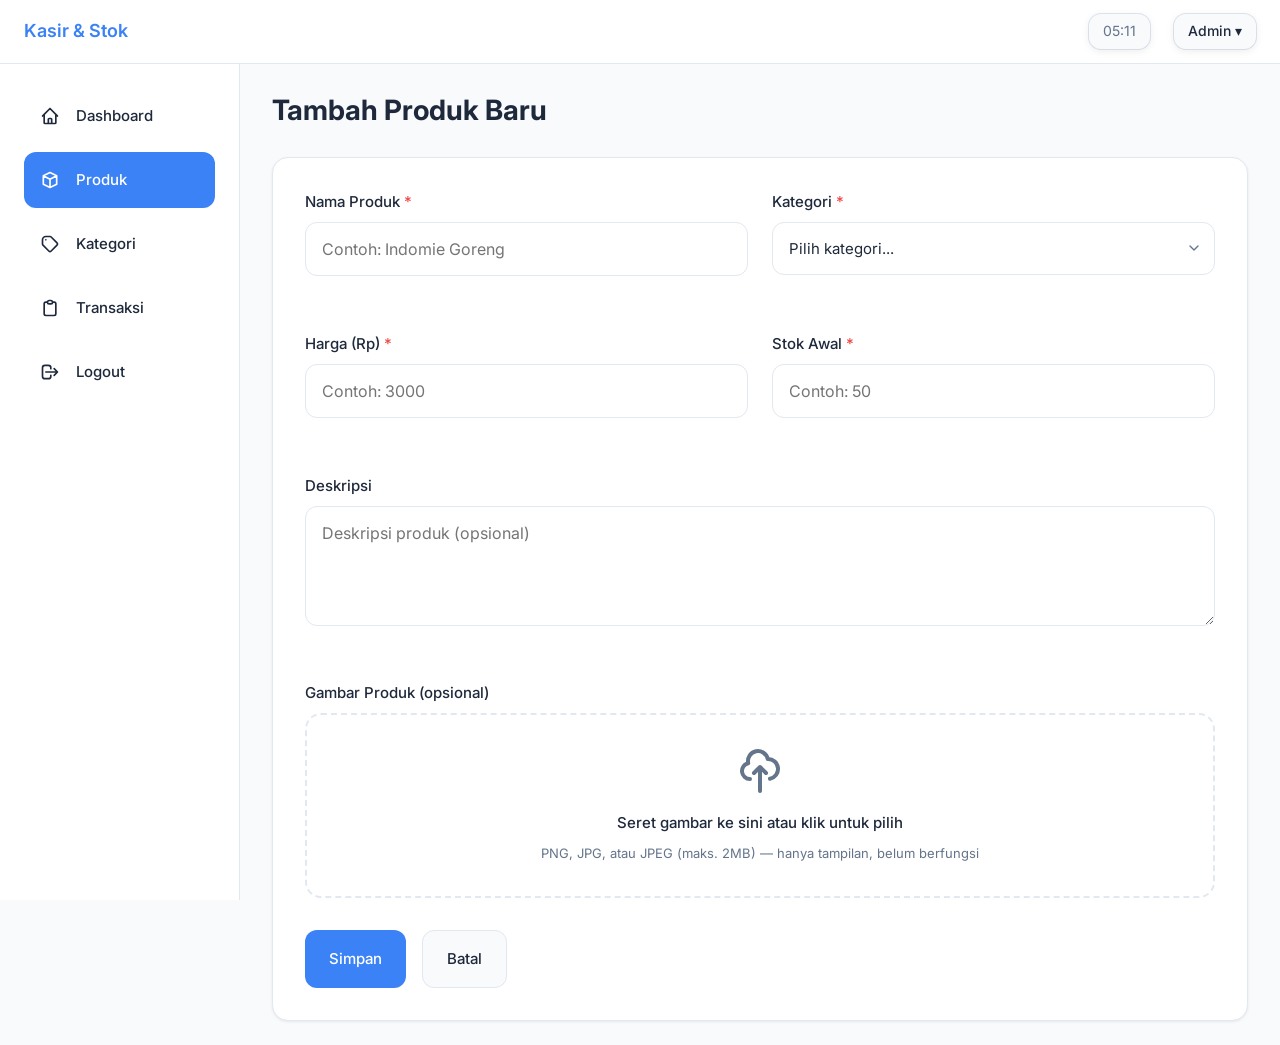
<file: pages/produk/form.html>
<!DOCTYPE html>
<html lang="id">
<head>
  <meta charset="UTF-8">
  <meta name="viewport" content="width=device-width, initial-scale=1.0">
  <title>Tambah Produk - Kasir & Stok</title>
  
  <!-- Google Fonts -->
  <link rel="preconnect" href="https://fonts.googleapis.com">
  <link rel="preconnect" href="https://fonts.gstatic.com" crossorigin>
  <link href="https://fonts.googleapis.com/css2?family=Inter:wght@400;500;600;700&display=swap" rel="stylesheet">
  
  <!-- CSS -->
  <link rel="stylesheet" href="../../assets/css/style.css">
</head>
<body>

  <!-- Topbar -->
  <header class="topbar">
    <button class="btn-menu" id="btn-menu" aria-label="Menu">
      <svg fill="none" stroke="currentColor" viewBox="0 0 24 24">
        <path stroke-linecap="round" stroke-linejoin="round" stroke-width="2" d="M4 6h16M4 12h16M4 18h16"></path>
      </svg>
    </button>
    
    <div class="topbar-judul">Kasir &amp; Stok</div>
    
    <div class="topbar-kanan">
      <div class="tanggal-jam" id="tanggal-jam"></div>
      <div class="topbar-user">Admin ▾</div>
    </div>
  </header>

  <!-- Overlay untuk drawer mobile -->
  <div id="overlay"></div>

  <!-- Wrapper layout -->
  <div class="layout">
    
    <!-- Sidebar / Menu navigasi -->
    <aside id="sidebar">
      <nav>
        <ul class="menu">
          <li class="menu-item">
            <a href="../../dashboard.html">
              <svg fill="none" stroke="currentColor" viewBox="0 0 24 24">
                <path stroke-linecap="round" stroke-linejoin="round" stroke-width="2" d="M3 12l2-2m0 0l7-7 7 7M5 10v10a1 1 0 001 1h3m10-11l2 2m-2-2v10a1 1 0 01-1 1h-3m-6 0a1 1 0 001-1v-4a1 1 0 011-1h2a1 1 0 011 1v4a1 1 0 001 1m-6 0h6"></path>
              </svg>
              Dashboard
            </a>
          </li>
          
          <li class="menu-item aktif">
            <a href="../../pages/produk/index.html">
              <svg fill="none" stroke="currentColor" viewBox="0 0 24 24">
                <path stroke-linecap="round" stroke-linejoin="round" stroke-width="2" d="M20 7l-8-4-8 4m16 0l-8 4m8-4v10l-8 4m0-10L4 7m8 4v10M4 7v10l8 4"></path>
              </svg>
              Produk
            </a>
          </li>
          
          <li class="menu-item">
            <a href="../../pages/kategori/index.html">
              <svg fill="none" stroke="currentColor" viewBox="0 0 24 24">
                <path stroke-linecap="round" stroke-linejoin="round" stroke-width="2" d="M7 7h.01M7 3h5c.512 0 1.024.195 1.414.586l7 7a2 2 0 010 2.828l-7 7a2 2 0 01-2.828 0l-7-7A1.994 1.994 0 013 12V7a4 4 0 014-4z"></path>
              </svg>
              Kategori
            </a>
          </li>
          
          <li class="menu-item">
            <a href="../../pages/transaksi/index.html">
              <svg fill="none" stroke="currentColor" viewBox="0 0 24 24">
                <path stroke-linecap="round" stroke-linejoin="round" stroke-width="2" d="M9 5H7a2 2 0 00-2 2v12a2 2 0 002 2h10a2 2 0 002-2V7a2 2 0 00-2-2h-2M9 5a2 2 0 002 2h2a2 2 0 002-2M9 5a2 2 0 012-2h2a2 2 0 012 2"></path>
              </svg>
              Transaksi
            </a>
          </li>
          
          <li class="menu-item">
            <a href="../../logout.html">
              <svg fill="none" stroke="currentColor" viewBox="0 0 24 24">
                <path stroke-linecap="round" stroke-linejoin="round" stroke-width="2" d="M17 16l4-4m0 0l-4-4m4 4H7m6 4v1a3 3 0 01-3 3H6a3 3 0 01-3-3V7a3 3 0 013-3h4a3 3 0 013 3v1"></path>
              </svg>
              Logout
            </a>
          </li>
        </ul>
      </nav>
    </aside>

    <!-- Konten utama -->
    <main class="konten">
      <!-- Judul form: "Tambah Produk Baru" untuk mode tambah,
           berubah jadi "Edit Produk" di mode edit (nanti di Milestone 3) -->
      <h1 class="judul-halaman">Tambah Produk Baru</h1>
      
      <!-- Pesan sukses (disembunyikan dulu, tampil lewat JS jika valid) -->
      <div class="pesan-sukses" id="pesan-sukses"></div>
      
      <!-- Form produk -->
      <form id="form-produk" class="kartu">
        <div class="form-grid">
          
          <!-- Field: Nama Produk (wajib) -->
          <div class="field">
            <label class="field-label" for="nama">Nama Produk <span style="color:var(--warna-bahaya);">*</span></label>
            <input class="field-input" type="text" id="nama" name="nama" placeholder="Contoh: Indomie Goreng">
            <div class="field-error" id="error-nama"></div>
          </div>
          
          <!-- Field: Kategori (wajib) -->
          <div class="field">
            <label class="field-label" for="kategori">Kategori <span style="color:var(--warna-bahaya);">*</span></label>
            <select class="select-filter" id="kategori" name="kategori" style="width:100%;">
              <option value="">Pilih kategori...</option>
              <option value="makanan">Makanan</option>
              <option value="minuman">Minuman</option>
              <option value="lain-lain">Lain-lain</option>
            </select>
            <div class="field-error" id="error-kategori"></div>
          </div>
          
          <!-- Field: Harga (wajib) -->
          <div class="field">
            <label class="field-label" for="harga">Harga (Rp) <span style="color:var(--warna-bahaya);">*</span></label>
            <input class="field-input" type="number" id="harga" name="harga" placeholder="Contoh: 3000" min="0">
            <div class="field-error" id="error-harga"></div>
          </div>
          
          <!-- Field: Stok Awal (wajib) -->
          <div class="field">
            <label class="field-label" for="stok">Stok Awal <span style="color:var(--warna-bahaya);">*</span></label>
            <input class="field-input" type="number" id="stok" name="stok" placeholder="Contoh: 50" min="0">
            <div class="field-error" id="error-stok"></div>
          </div>
          
          <!-- Field: Deskripsi (opsional, lebar penuh) -->
          <div class="field form-full">
            <label class="field-label" for="deskripsi">Deskripsi</label>
            <textarea class="field-input" id="deskripsi" name="deskripsi" placeholder="Deskripsi produk (opsional)"></textarea>
          </div>
          
          <!-- Area upload gambar (opsional, HANYA tampilan visual) -->
          <div class="form-full">
            <label class="field-label">Gambar Produk (opsional)</label>
            <div class="upload-area">
              <!-- Ikon cloud upload -->
              <svg fill="none" stroke="currentColor" viewBox="0 0 24 24">
                <path stroke-linecap="round" stroke-linejoin="round" stroke-width="2" d="M7 16a4 4 0 01-.88-7.903A5 5 0 1115.9 6L16 6a5 5 0 011 9.9M15 13l-3-3m0 0l-3 3m3-3v12"></path>
              </svg>
              <div class="upload-area-judul">Seret gambar ke sini atau klik untuk pilih</div>
              <div class="upload-area-teks">PNG, JPG, atau JPEG (maks. 2MB) — hanya tampilan, belum berfungsi</div>
            </div>
          </div>
          
        </div>
        
        <!-- Baris tombol: Simpan dan Batal -->
        <div class="form-aksi">
          <button type="submit" class="btn btn-utama">Simpan</button>
          <a href="index.html" class="btn btn-sekunder">Batal</a>
        </div>
      </form>
    </main>

  </div> <!-- Tutup .layout -->

  <!-- JavaScript -->
  <script src="../../assets/js/app.js"></script>
</body>
</html>
</file>
<file: assets/css/style.css>
/* ===== 1. VARIABEL CSS ===== */
:root {
  --warna-utama: #3b82f6;
  --warna-utama-hover: #2563eb;
  --warna-bahaya: #ef4444;
  --warna-bahaya-hover: #dc2626;
  --warna-sukses: #10b981;
  
  --warna-bg: #ffffff;
  --warna-bg-kedua: #f8fafc;
  --warna-border: #e2e8f0;
  --warna-teks: #1e293b;
  --warna-teks-muted: #64748b;
  
  --radius: 12px;
  --radius-besar: 16px;
  --bayangan: 0 1px 3px rgba(0, 0, 0, 0.08);
  --bayangan-sedang: 0 4px 12px rgba(0, 0, 0, 0.1);
  --bayangan-besar: 0 8px 24px rgba(0, 0, 0, 0.12);
  
  --spasi-xs: 0.5rem;
  --spasi-sm: 0.75rem;
  --spasi-md: 1rem;
  --spasi-lg: 1.5rem;
  --spasi-xl: 2rem;
  
  --lebar-sidebar: 240px;
  --tinggi-topbar: 64px;
}

/* ===== 2. RESET & DASAR ===== */
* {
  margin: 0;
  padding: 0;
  box-sizing: border-box;
}

body {
  font-family: 'Inter', -apple-system, BlinkMacSystemFont, sans-serif;
  font-size: 15px;
  line-height: 1.6;
  color: var(--warna-teks);
  background-color: var(--warna-bg-kedua);
  -webkit-font-smoothing: antialiased;
}

a {
  color: inherit;
  text-decoration: none;
}

button {
  font-family: inherit;
  cursor: pointer;
  border: none;
  background: none;
}

/* ===== 3. LAYOUT ===== */

/* Topbar tetap di atas */
.topbar {
  position: fixed;
  top: 0;
  left: 0;
  right: 0;
  height: var(--tinggi-topbar);
  background-color: var(--warna-bg);
  border-bottom: 1px solid var(--warna-border);
  display: flex;
  align-items: center;
  padding: 0 var(--spasi-lg);
  gap: var(--spasi-lg);
  z-index: 100;
}

.topbar-judul {
  font-size: 18px;
  font-weight: 600;
  color: var(--warna-utama);
}

.topbar-kanan {
  margin-left: auto;
  display: flex;
  align-items: center;
  gap: var(--spasi-lg);
}

.tanggal-jam {
  font-size: 14px;
  color: var(--warna-teks-muted);
  display: none; /* Tampil di desktop */
  padding: 6px 14px;
  background-color: var(--warna-bg-kedua);
  border-radius: var(--radius);
  box-shadow: 0 2px 8px rgba(0, 0, 0, 0.08), 0 0 0 1px var(--warna-border);
}

.tanggal-tengah {
  font-size: 14px;
  color: var(--warna-teks-muted);
  display: none; /* Tampil di desktop */
  padding: 6px 14px;
  background-color: var(--warna-bg-kedua);
  border-radius: var(--radius);
  box-shadow: 0 2px 8px rgba(0, 0, 0, 0.08), 0 0 0 1px var(--warna-border);
  position: absolute;
  left: 50%;
  transform: translateX(-50%);
}

.topbar-user {
  font-size: 14px;
  font-weight: 500;
  padding: 6px 14px;
  background-color: var(--warna-bg-kedua);
  border-radius: var(--radius);
  box-shadow: 0 2px 8px rgba(0, 0, 0, 0.08), 0 0 0 1px var(--warna-border);
}

/* Tombol menu (hanya mobile) */
.btn-menu {
  width: 44px;
  height: 44px;
  display: flex;
  align-items: center;
  justify-content: center;
  color: var(--warna-teks);
  border-radius: var(--radius);
  transition: background-color 0.2s;
}

.btn-menu:hover {
  background-color: var(--warna-bg-kedua);
}

.btn-menu svg {
  width: 24px;
  height: 24px;
}

/* Layout wrapper */
.layout {
  margin-top: var(--tinggi-topbar);
  display: flex;
}

/* Sidebar (mobile: drawer dengan overlay) */
#sidebar {
  position: fixed;
  top: var(--tinggi-topbar);
  left: -100%;
  width: 280px;
  height: calc(100vh - var(--tinggi-topbar));
  background-color: var(--warna-bg);
  border-right: 1px solid var(--warna-border);
  padding: var(--spasi-lg);
  overflow-y: auto;
  transition: left 0.3s ease;
  z-index: 90;
}

#sidebar.buka {
  left: 0;
}

/* Overlay untuk drawer mobile */
#overlay {
  position: fixed;
  top: var(--tinggi-topbar);
  left: 0;
  right: 0;
  bottom: 0;
  background-color: rgba(0, 0, 0, 0.5);
  opacity: 0;
  pointer-events: none;
  transition: opacity 0.3s ease;
  z-index: 80;
}

#overlay.aktif {
  opacity: 1;
  pointer-events: all;
}

/* Menu sidebar */
.menu {
  list-style: none;
  display: flex;
  flex-direction: column;
  gap: var(--spasi-xs);
}

.menu-item a {
  display: flex;
  align-items: center;
  gap: var(--spasi-md);
  padding: var(--spasi-md);
  border-radius: var(--radius);
  color: var(--warna-teks);
  font-weight: 500;
  transition: background-color 0.2s;
  min-height: 44px;
}

.menu-item a:hover {
  background-color: var(--warna-bg-kedua);
}

.menu-item.aktif a {
  background-color: var(--warna-utama);
  color: white;
}

.menu-item svg {
  width: 20px;
  height: 20px;
  flex-shrink: 0;
}

/* Area konten utama */
.konten {
  flex: 1;
  padding: var(--spasi-lg);   /* sedikit lebih kecil di mobile */
  min-width: 0;               /* cegah overflow di flex */
  overflow-x: hidden;         /* pastikan tidak ada scroll horizontal */
  width: 100%;
}

/* ===== 4. KOMPONEN DASAR ===== */

/* Judul halaman */
.judul-halaman {
  font-size: 24px;
  font-weight: 700;
  margin-bottom: var(--spasi-lg);
  color: var(--warna-teks);
}

/* Kartu */
.kartu {
  background-color: var(--warna-bg);
  border-radius: var(--radius-besar);
  padding: var(--spasi-lg);
  box-shadow: var(--bayangan);
  border: 1px solid var(--warna-border);
}

/* Jarak antar kartu yang ditumpuk vertikal */
.kartu + .kartu {
  margin-top: var(--spasi-lg);
}

.kartu-judul {
  font-size: 18px;
  font-weight: 600;
  margin-bottom: var(--spasi-lg);
}

/* Tombol */
.btn {
  display: inline-flex;
  align-items: center;
  justify-content: center;
  gap: var(--spasi-sm);
  padding: var(--spasi-md) var(--spasi-lg);
  border-radius: var(--radius);
  font-weight: 500;
  font-size: 15px;
  min-height: 44px;
  transition: all 0.2s;
  cursor: pointer;
  border: none;
  font-family: inherit;
  text-decoration: none;
  box-sizing: border-box;
  -webkit-appearance: none;
  appearance: none;
}

.btn-utama {
  background-color: var(--warna-utama);
  color: white;
}

.btn-utama:hover {
  background-color: var(--warna-utama-hover);
  box-shadow: var(--bayangan-sedang);
}

.btn-sekunder {
  background-color: var(--warna-bg-kedua);
  color: var(--warna-teks);
  border: 1px solid var(--warna-border);
}

.btn-sekunder:hover {
  background-color: var(--warna-border);
}

.btn-bahaya {
  background-color: var(--warna-bahaya);
  color: white;
}

.btn-bahaya:hover {
  background-color: var(--warna-bahaya-hover);
}

/* Badge */
.badge {
  display: inline-block;
  padding: 4px 12px;
  border-radius: 20px;
  font-size: 13px;
  font-weight: 500;
}

.badge-sukses {
  background-color: #d1fae5;
  color: #065f46;
}

.badge-bahaya {
  background-color: #fee2e2;
  color: #991b1b;
}

.badge-info {
  background-color: #dbeafe;
  color: #1e40af;
}

/* Form field */
.field {
  margin-bottom: var(--spasi-lg);
}

.field-label {
  display: block;
  font-weight: 500;
  margin-bottom: var(--spasi-xs);
  color: var(--warna-teks);
}

.field-input {
  width: 100%;
  padding: var(--spasi-md);
  border: 1px solid var(--warna-border);
  border-radius: var(--radius);
  font-size: 16px; /* Minimal 16px agar tidak zoom di iOS */
  font-family: inherit;
  transition: border-color 0.2s, box-shadow 0.2s;
  min-height: 44px;
}

.field-input:focus {
  outline: none;
  border-color: var(--warna-utama);
  box-shadow: 0 0 0 3px rgba(59, 130, 246, 0.1);
}

.field-error {
  font-size: 13px;
  color: var(--warna-bahaya);
  margin-top: var(--spasi-xs);
}

/* ===== 5. RESPONSIF DESKTOP ===== */
@media (min-width: 900px) {
  /* Sembunyikan tombol menu di desktop */
  .btn-menu {
    display: none;
  }
  
  /* Tampilkan tanggal-jam di desktop */
  .tanggal-jam {
    display: block;
  }
  .tanggal-tengah {
    display: block;
  }
  
  /* Sidebar tetap di kiri desktop */
  #sidebar {
    position: fixed;
    left: 0;
    width: var(--lebar-sidebar);
  }
  
  /* Overlay tidak dipakai di desktop */
  #overlay {
    display: none;
  }
  
  /* Konten bergeser ke kanan */
  .konten {
    margin-left: var(--lebar-sidebar);
    padding: var(--spasi-lg) var(--spasi-xl); /* atas-bawah lg, kiri-kanan xl */
  }

  /* Kartu lebih besar di desktop */
  .kartu {
    padding: var(--spasi-xl);
  }

  /* Judul sedikit lebih besar di desktop */
  .judul-halaman {
    font-size: 28px;
  }
}


/* ===== 6. HALAMAN LOGIN ===== */

/* Halaman login punya layout sendiri, tanpa topbar/sidebar */
.halaman-login {
  min-height: 100vh;
  background-color: var(--warna-bg-kedua);
}

.login-wrapper {
  display: grid;
  grid-template-columns: 1fr 1fr;
  min-height: 100vh;
}

/* Panel kiri: gradien biru muda dengan sambutan */
.login-panel-kiri {
  background: linear-gradient(135deg, #60a5fa 0%, #3b82f6 100%);
  color: white;
  display: flex;
  flex-direction: column;
  justify-content: center;
  padding: var(--spasi-xl);
  position: relative;
  overflow: hidden;
}

/* Hiasan lingkaran dihilangkan, panel kiri biru polos */
.login-hiasan {
  display: none;
}

.login-panel-kiri h1 {
  font-size: 32px;
  font-weight: 700;
  margin-bottom: var(--spasi-md);
  position: relative;
  z-index: 1;
}

.login-panel-kiri p {
  font-size: 16px;
  opacity: 0.9;
  max-width: 380px;
  line-height: 1.7;
  position: relative;
  z-index: 1;
}

/* Panel kanan: form login */
.login-panel-kanan {
  display: flex;
  align-items: center;
  justify-content: center;
  padding: var(--spasi-xl);
  background-color: var(--warna-bg);
}

.login-form {
  width: 100%;
  max-width: 380px;
}

.login-form h2 {
  font-size: 24px;
  font-weight: 700;
  margin-bottom: var(--spasi-xs);
  color: var(--warna-teks);
}

.login-subtitle {
  color: var(--warna-teks-muted);
  margin-bottom: var(--spasi-xl);
  font-size: 14px;
}

/* Pesan error umum login (disembunyikan dulu) */
.login-pesan-error {
  background-color: #fee2e2;
  color: #991b1b;
  padding: var(--spasi-md);
  border-radius: var(--radius);
  font-size: 14px;
  margin-bottom: var(--spasi-lg);
}

/* Wrapper input password dengan tombol lihat */
.input-password-wrap {
  position: relative;
}

.input-password-wrap .field-input {
  padding-right: 48px; /* Ruang untuk tombol lihat */
}

.btn-lihat-password {
  position: absolute;
  right: var(--spasi-xs);
  top: 50%;
  transform: translateY(-50%);
  width: 40px;
  height: 40px;
  display: flex;
  align-items: center;
  justify-content: center;
  color: var(--warna-teks-muted);
  border-radius: var(--radius);
}

.btn-lihat-password svg {
  width: 20px;
  height: 20px;
}

/* Baris: checkbox ingat saya + lupa password */
.login-row {
  display: flex;
  align-items: center;
  justify-content: space-between;
  margin-bottom: var(--spasi-lg);
}

.login-cek {
  display: flex;
  align-items: center;
  gap: var(--spasi-xs);
  font-size: 14px;
  color: var(--warna-teks-muted);
  cursor: pointer;
}

.login-cek input {
  width: 18px;
  height: 18px;
  accent-color: var(--warna-utama);
}

.login-link {
  font-size: 14px;
  color: var(--warna-utama);
  font-weight: 500;
}

.login-btn-submit {
  width: 100%;
}

/* ===== (sosial login dihapus) ===== */


/* Flash message sukses (login berhasil) */
.flash-sukses {
  background-color: #d1fae5;
  color: #065f46;
  border: 1px solid #a7f3d0;
  padding: var(--spasi-md) var(--spasi-lg);
  border-radius: var(--radius);
  font-size: 14px;
  font-weight: 500;
  margin-bottom: var(--spasi-lg);
}

/* ===== 7. KARTU RINGKASAN DASHBOARD ===== */

.ringkasan-grid {
  display: grid;
  grid-template-columns: repeat(2, minmax(0, 1fr));
  gap: var(--spasi-md);
  margin-bottom: var(--spasi-lg);
}

.kartu-ringkasan {
  background-color: var(--warna-bg);
  border-radius: var(--radius-besar);
  padding: var(--spasi-md);   /* padding lebih kecil di mobile agar muat */
  box-shadow: var(--bayangan);
  border: 1px solid var(--warna-border);
  display: flex;
  align-items: center;
  gap: var(--spasi-sm);
  min-width: 0;               /* penting: cegah kartu meluber dari grid */
  overflow: hidden;
}

.ringkasan-ikon {
  width: 48px;
  height: 48px;
  border-radius: var(--radius);
  display: flex;
  align-items: center;
  justify-content: center;
  flex-shrink: 0;
}

.ringkasan-ikon svg {
  width: 24px;
  height: 24px;
}

/* Variasi warna ikon ringkasan */
.ringkasan-ikon.biru { background-color: #dbeafe; color: #2563eb; }
.ringkasan-ikon.hijau { background-color: #d1fae5; color: #059669; }
.ringkasan-ikon.ungu { background-color: #ede9fe; color: #7c3aed; }
.ringkasan-ikon.oranye { background-color: #fef3c7; color: #d97706; }

.ringkasan-info {
  min-width: 0;
  flex: 1;         /* ambil sisa ruang setelah ikon */
  overflow: hidden;
}

.ringkasan-nilai {
  font-size: 18px; /* lebih kecil di mobile, cukup terbaca */
  font-weight: 700;
  color: var(--warna-teks);
  line-height: 1.2;
  white-space: nowrap;
  overflow: hidden;
  text-overflow: ellipsis; /* potong dengan ... kalau masih tidak muat */
}

.ringkasan-label {
  font-size: 12px;
  color: var(--warna-teks-muted);
  white-space: nowrap;
  overflow: hidden;
  text-overflow: ellipsis;
}


/* ===== 8. SECTION HEADER ===== */

.section-header {
  display: flex;
  align-items: center;
  justify-content: space-between;
  margin-bottom: var(--spasi-lg);
  gap: var(--spasi-md);
}

.section-judul {
  font-size: 18px;
  font-weight: 600;
  color: var(--warna-teks);
}

.section-aksi {
  font-size: 14px;
  color: var(--warna-utama);
  font-weight: 500;
}


/* ===== 9. TABEL ===== */

.tabel-wrap {
  overflow-x: auto; /* Scroll horizontal jika tabel terlalu lebar */
  -webkit-overflow-scrolling: touch;
}

.tabel {
  width: 100%;
  border-collapse: collapse;
}

.tabel thead th {
  text-align: left;
  font-size: 12px;
  font-weight: 600;
  color: var(--warna-teks-muted);
  text-transform: uppercase;
  letter-spacing: 0.03em;
  padding: var(--spasi-md);
  border-bottom: 2px solid var(--warna-border);
  white-space: nowrap;
}

.tabel tbody td {
  padding: var(--spasi-md);
  border-bottom: 1px solid var(--warna-border);
  font-size: 14px;
  color: var(--warna-teks);
}

.tabel tbody tr:last-child td {
  border-bottom: none;
}

.tabel tbody tr:hover {
  background-color: var(--warna-bg-kedua);
}

/* Aksi tombol di tabel (Edit, Hapus) */
.tabel-aksi {
  display: flex;
  gap: var(--spasi-xs);
}

.btn-aksi {
  width: 36px;
  height: 36px;
  display: flex;
  align-items: center;
  justify-content: center;
  border-radius: var(--radius);
  transition: background-color 0.2s;
}

.btn-aksi svg {
  width: 18px;
  height: 18px;
}

.btn-aksi.edit { color: var(--warna-utama); }
.btn-aksi.edit:hover { background-color: #dbeafe; }
.btn-aksi.hapus { color: var(--warna-bahaya); }
.btn-aksi.hapus:hover { background-color: #fee2e2; }


/* ===== 10. TOOLBAR ===== */

.toolbar {
  display: flex;
  align-items: center;
  gap: var(--spasi-md);
  margin-bottom: var(--spasi-lg);
  flex-wrap: wrap;
}

.toolbar-kiri {
  display: flex;
  gap: var(--spasi-md);
  flex: 1;
  min-width: 0;
}

/* Tombol di toolbar tidak boleh melebar mengisi sisa ruang */
.toolbar > .btn,
.toolbar > a.btn {
  flex-shrink: 0;
  white-space: nowrap;
}

/* Input, select, dan tombol di toolbar harus sama tingginya */
.toolbar .input-cari,
.toolbar .select-filter,
.toolbar .btn {
  height: 44px;
  min-height: unset;
  box-sizing: border-box;
}

/* Select: padding vertikal dikurangi agar teks tidak terpotong */
.toolbar .select-filter {
  padding-top: 0;
  padding-bottom: 0;
}

/* Samakan ukuran semua tombol biru di toolbar, baik <a> maupun <button> */
.toolbar a.btn-utama,
.toolbar button.btn-utama {
  font-size: 15px;
  font-weight: 500;
  padding: 0 var(--spasi-lg);
  height: 44px;
  line-height: 1;
  border-radius: var(--radius);
}

.input-cari {
  flex: 1;
  min-width: 200px;
  padding: var(--spasi-md);
  border: 1px solid var(--warna-border);
  border-radius: var(--radius);
  font-size: 16px; /* Minimal 16px agar tidak zoom di iOS */
  font-family: inherit;
  min-height: 44px;
}

.input-cari:focus {
  outline: none;
  border-color: var(--warna-utama);
  box-shadow: 0 0 0 3px rgba(59, 130, 246, 0.1);
}

.select-filter {
  padding: var(--spasi-md) 2.5rem var(--spasi-md) var(--spasi-md);
  border: 1px solid var(--warna-border);
  border-radius: var(--radius);
  font-size: 15px;
  font-family: inherit;
  color: var(--warna-teks);
  background-color: var(--warna-bg);
  background-image: url("data:image/svg+xml,%3Csvg xmlns='http://www.w3.org/2000/svg' width='16' height='16' viewBox='0 0 24 24' fill='none' stroke='%2364748b' stroke-width='2' stroke-linecap='round' stroke-linejoin='round'%3E%3Cpath d='M6 9l6 6 6-6'/%3E%3C/svg%3E");
  background-repeat: no-repeat;
  background-position: right 0.75rem center;
  background-size: 16px;
  -webkit-appearance: none;
  -moz-appearance: none;
  appearance: none;
  min-height: 44px;
  cursor: pointer;
  white-space: nowrap;
  transition: border-color 0.2s, box-shadow 0.2s;
}

.select-filter:focus {
  outline: none;
  border-color: var(--warna-utama);
  box-shadow: 0 0 0 3px rgba(59, 130, 246, 0.1);
}

.select-filter:hover {
  border-color: var(--warna-teks-muted);
}


/* ===== 11. PAGINATION ===== */

.tabel-info {
  text-align: center;
  color: var(--warna-teks-muted);
  font-size: 14px;
  margin-top: var(--spasi-md);
}

.pagination {
  display: flex;
  align-items: center;
  justify-content: center;
  gap: var(--spasi-xs);
  margin-top: var(--spasi-lg);
}

.pagination a {
  min-width: 40px;
  height: 40px;
  display: flex;
  align-items: center;
  justify-content: center;
  border-radius: var(--radius);
  font-size: 14px;
  font-weight: 500;
  color: var(--warna-teks);
  padding: 0 var(--spasi-sm);
  transition: background-color 0.2s;
}

.pagination a.aktif {
  background-color: var(--warna-utama);
  color: white;
}

.pagination a:not(.aktif):hover {
  background-color: var(--warna-bg-kedua);
}


/* ===== 12. FORM TAMBAH/EDIT PRODUK ===== */

.form-grid {
  display: grid;
  grid-template-columns: 1fr;
  gap: var(--spasi-lg);
}

/* Textarea lebih tinggi dari input biasa */
textarea.field-input {
  min-height: 120px;
  resize: vertical;
}

/* Area upload drag & drop (HANYA tampilan visual) */
.upload-area {
  border: 2px dashed var(--warna-border);
  border-radius: var(--radius-besar);
  padding: var(--spasi-xl);
  text-align: center;
  color: var(--warna-teks-muted);
  transition: border-color 0.2s, background-color 0.2s;
  cursor: pointer;
}

.upload-area:hover {
  border-color: var(--warna-utama);
  background-color: var(--warna-bg-kedua);
}

.upload-area svg {
  width: 48px;
  height: 48px;
  margin: 0 auto var(--spasi-md);
  display: block;
  color: var(--warna-teks-muted);
}

.upload-area-judul {
  font-weight: 500;
  color: var(--warna-teks);
  margin-bottom: var(--spasi-xs);
}

.upload-area-teks {
  font-size: 13px;
}

/* Pesan sukses form (disembunyikan dulu, tampil lewat JS) */
.pesan-sukses {
  background-color: #d1fae5;
  color: #065f46;
  padding: var(--spasi-md);
  border-radius: var(--radius);
  font-size: 14px;
  margin-bottom: var(--spasi-lg);
  display: none;
}

/* Baris tombol Simpan dan Batal */
.form-aksi {
  display: flex;
  gap: var(--spasi-md);
  margin-top: var(--spasi-xl);
}

/* Badge peringatan (stok hampir habis) */
.badge-peringatan {
  background-color: #fef3c7;
  color: #92400e;
}


/* ===== 13. RESPONSIF TAMBAHAN ===== */

/* Desktop: ringkasan 4 kolom, nilai dan padding lebih besar */
@media (min-width: 900px) {
  .ringkasan-grid {
    grid-template-columns: repeat(4, minmax(0, 1fr));
    gap: var(--spasi-lg);
  }
  .kartu-ringkasan {
    padding: var(--spasi-lg);
    gap: var(--spasi-md);
  }
  .ringkasan-nilai {
    font-size: 24px;
  }
  .ringkasan-label {
    font-size: 13px;
  }
}

/* Desktop: form produk 2 kolom */
@media (min-width: 700px) {
  .form-grid {
    grid-template-columns: 1fr 1fr;
  }
  /* Field yang mengisi lebar penuh */
  .form-grid .form-full {
    grid-column: 1 / -1;
  }
}

/* Tablet/HP kecil: login jadi 1 kolom, panel kiri jadi banner */
@media (max-width: 768px) {
  .login-wrapper {
    grid-template-columns: 1fr;
  }
  .login-panel-kiri {
    padding: var(--spasi-lg) var(--spasi-xl);
    min-height: auto;
  }
  .login-panel-kiri h1 {
    font-size: 22px;
  }
  .login-panel-kiri p {
    font-size: 14px;
  }
  /* Sembunyikan hiasan di mobile agar ringkas */
  .login-hiasan {
    display: none;
  }
}

/* HP: tabel jadi kartu vertikal */
@media (max-width: 640px) {
  /* Sembunyikan header tabel */
  .tabel-responsif thead {
    display: none;
  }
  
  /* Setiap baris jadi kartu */
  .tabel-responsif tbody tr {
    display: block;
    border: 1px solid var(--warna-border);
    border-radius: var(--radius);
    padding: var(--spasi-md);
    margin-bottom: var(--spasi-md);
    background-color: var(--warna-bg);
  }
  
  /* Setiap cell jadi baris label:nilai */
  .tabel-responsif tbody td {
    display: flex;
    justify-content: space-between;
    align-items: center;
    padding: var(--spasi-xs) 0;
    border: none;
    text-align: right;
  }
  
  /* Label dari atribut data-label */
  .tabel-responsif tbody td::before {
    content: attr(data-label);
    font-weight: 500;
    color: var(--warna-teks-muted);
    text-align: left;
    margin-right: var(--spasi-md);
  }
  
  /* Kolom aksi tetap di kanan */
  .tabel-responsif tbody td[data-label="Aksi"] {
    justify-content: flex-end;
  }
}

/* HP: toolbar vertikal */
@media (max-width: 640px) {
  .toolbar {
    flex-direction: column;
    align-items: stretch;
  }
  .toolbar-kiri {
    flex-direction: column;
  }
  .toolbar .btn,
  .toolbar .btn-utama {
    width: 100%;
  }
  .input-cari {
    min-width: 0;
  }
}

/* HP: tombol form full-width dan tersusun vertikal */
@media (max-width: 640px) {
  .form-aksi {
    flex-direction: column;
  }
  .form-aksi .btn {
    width: 100%;
  }
}


/* ===== 14. MODAL ===== */

/* Latar gelap di belakang modal */
.modal-overlay {
  position: fixed;
  top: 0;
  left: 0;
  right: 0;
  bottom: 0;
  background-color: rgba(0, 0, 0, 0.5);
  display: flex;
  align-items: center;
  justify-content: center;
  z-index: 200;
  padding: var(--spasi-lg);
  /* Disembunyikan dulu, tampil lewat JS */
  opacity: 0;
  pointer-events: none;
  transition: opacity 0.2s ease;
}

.modal-overlay.aktif {
  opacity: 1;
  pointer-events: all;
}

/* Kotak modal */
.modal {
  background-color: var(--warna-bg);
  border-radius: var(--radius-besar);
  padding: var(--spasi-xl);
  width: 100%;
  max-width: 480px;
  box-shadow: var(--bayangan-besar);
  transform: translateY(-16px);
  transition: transform 0.2s ease;
}

.modal-overlay.aktif .modal {
  transform: translateY(0);
}

/* Header modal: judul + tombol tutup */
.modal-header {
  display: flex;
  align-items: center;
  justify-content: space-between;
  margin-bottom: var(--spasi-lg);
}

.modal-judul {
  font-size: 20px;
  font-weight: 600;
}

.modal-tutup {
  width: 36px;
  height: 36px;
  display: flex;
  align-items: center;
  justify-content: center;
  border-radius: var(--radius);
  color: var(--warna-teks-muted);
  transition: background-color 0.2s;
}

.modal-tutup:hover {
  background-color: var(--warna-bg-kedua);
  color: var(--warna-teks);
}
</file>
